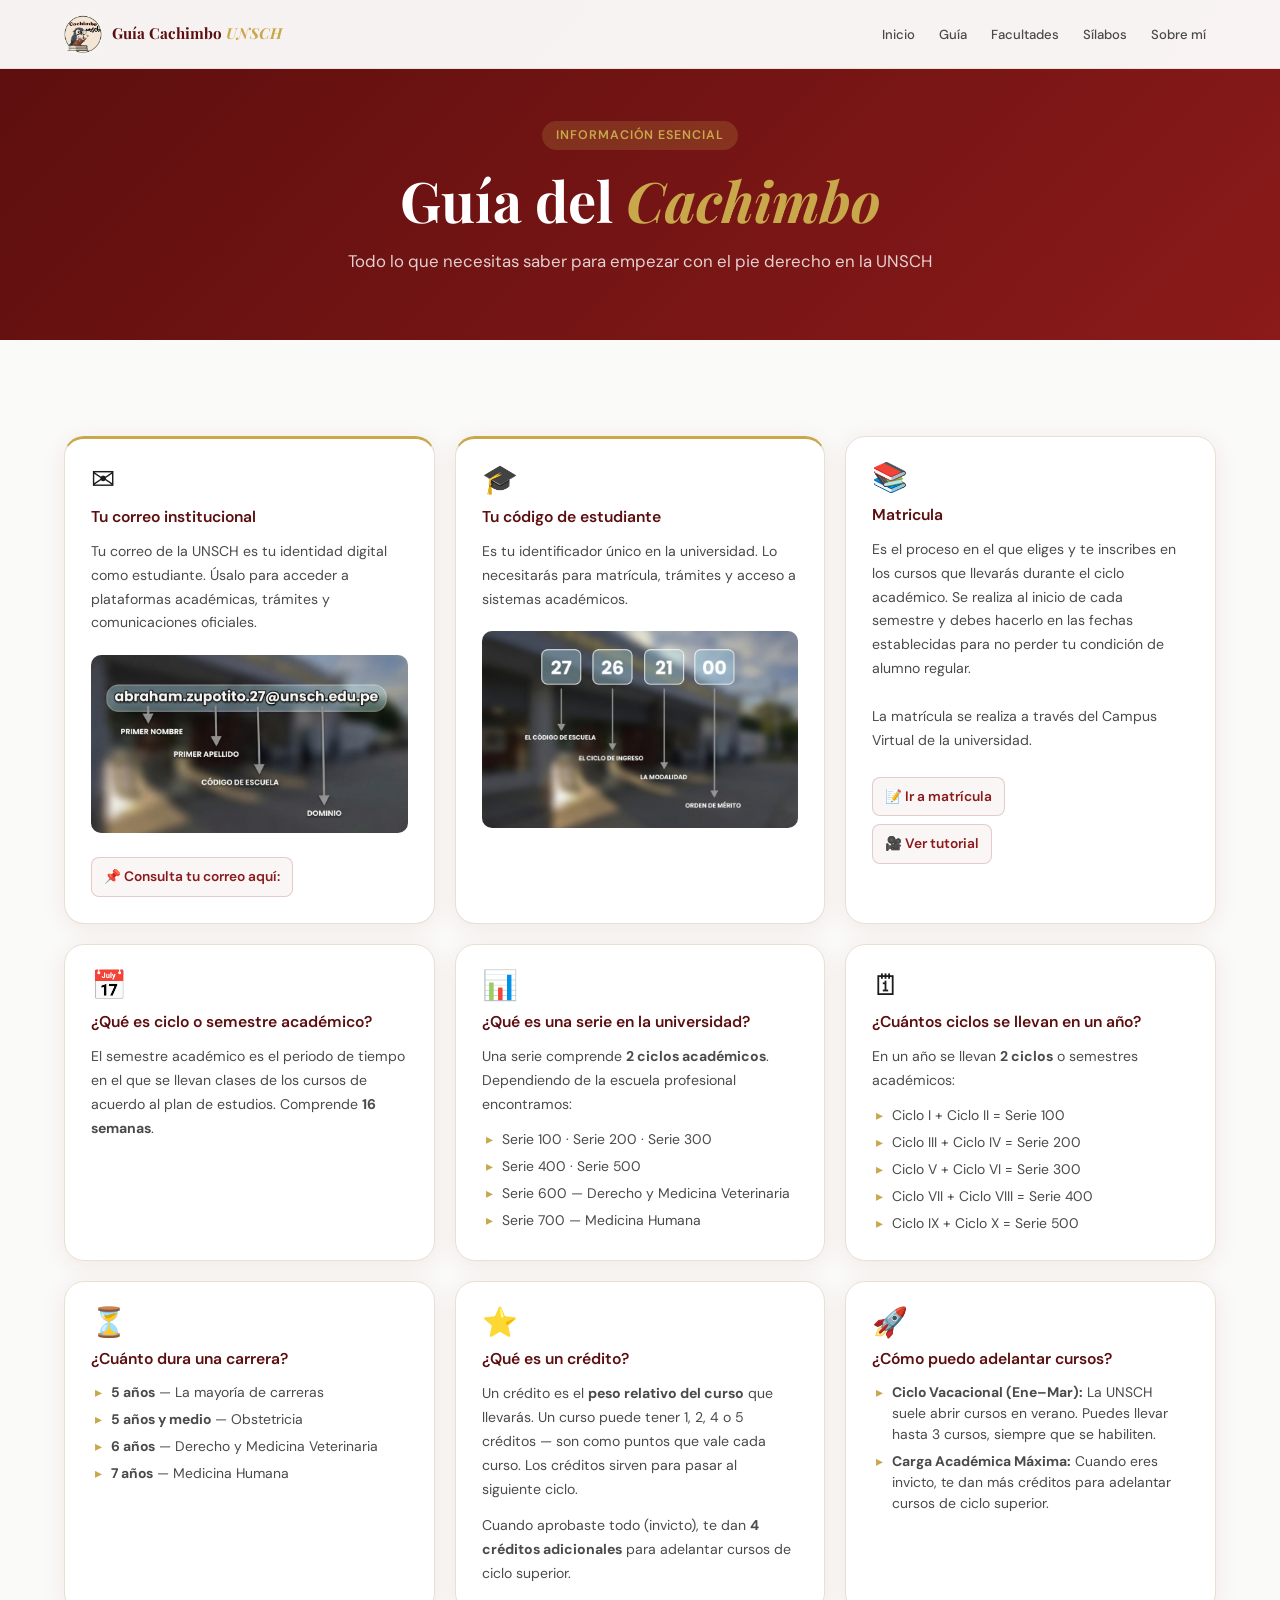
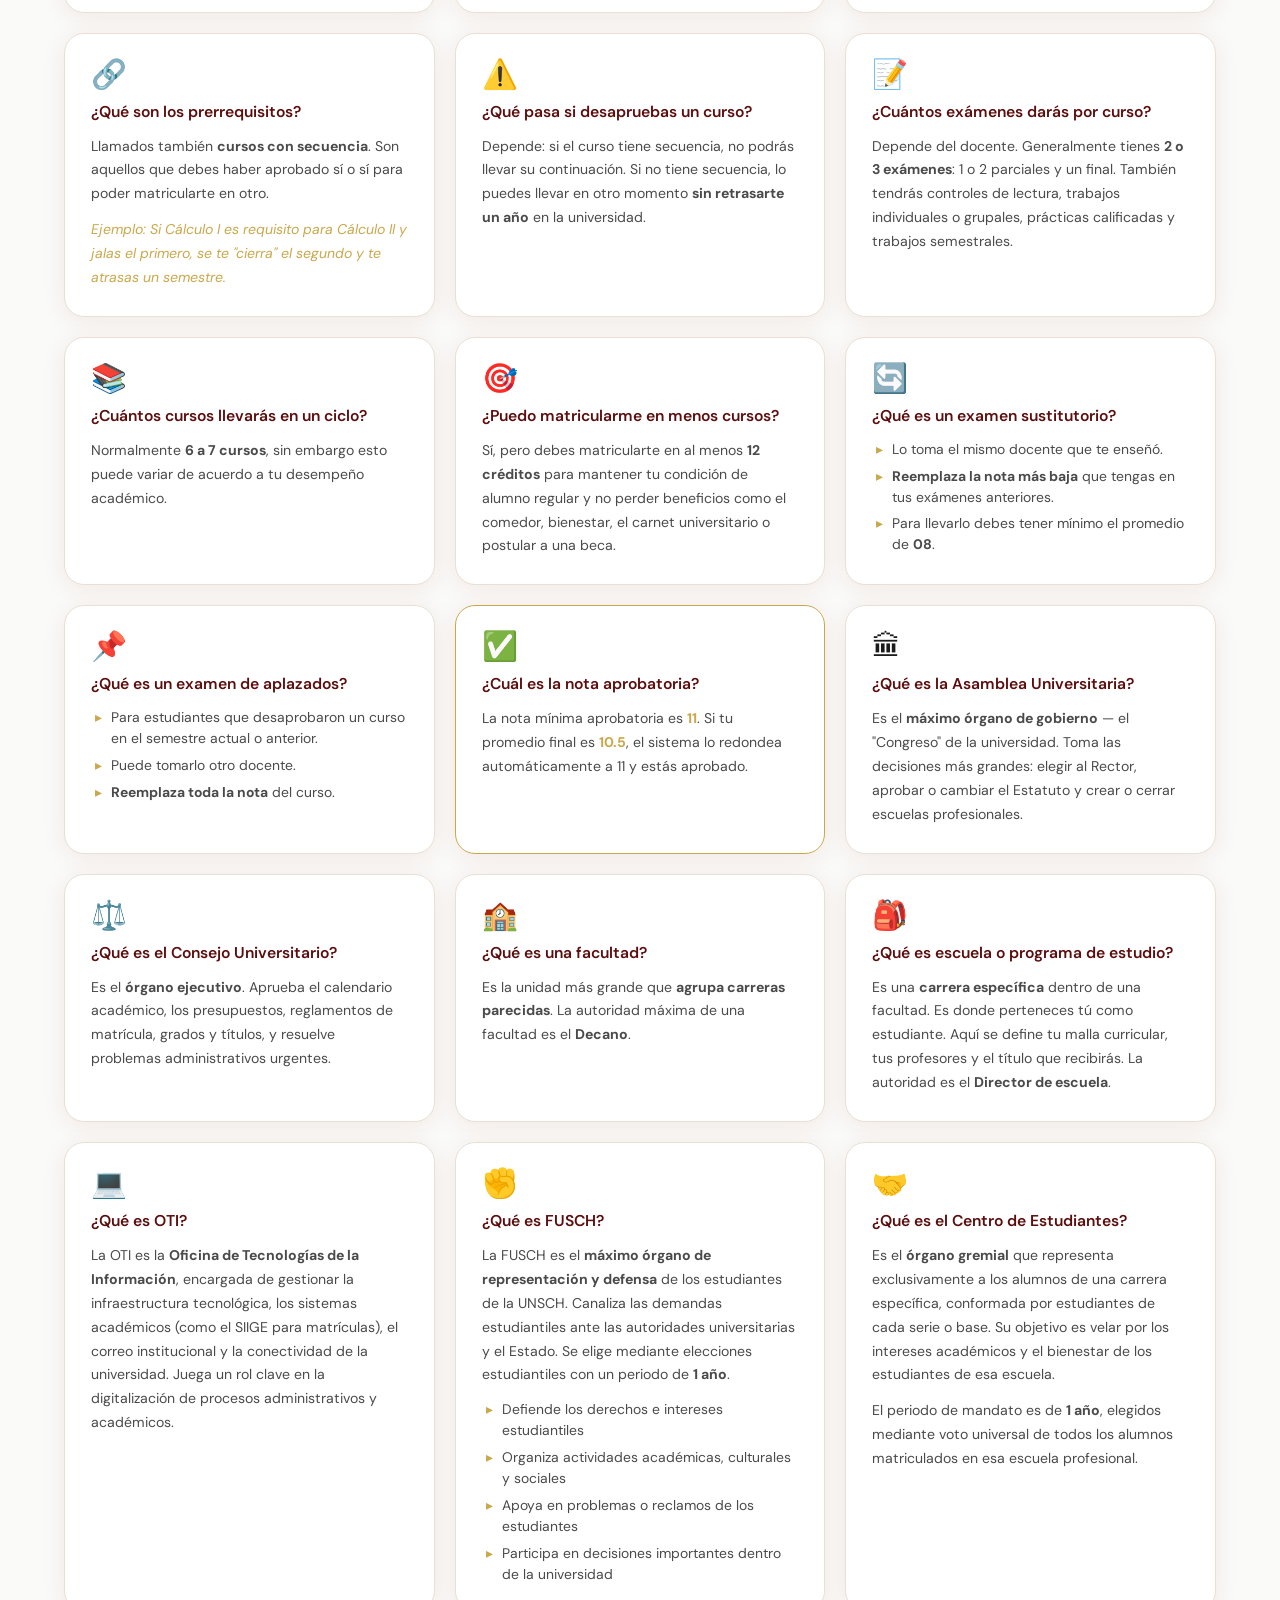
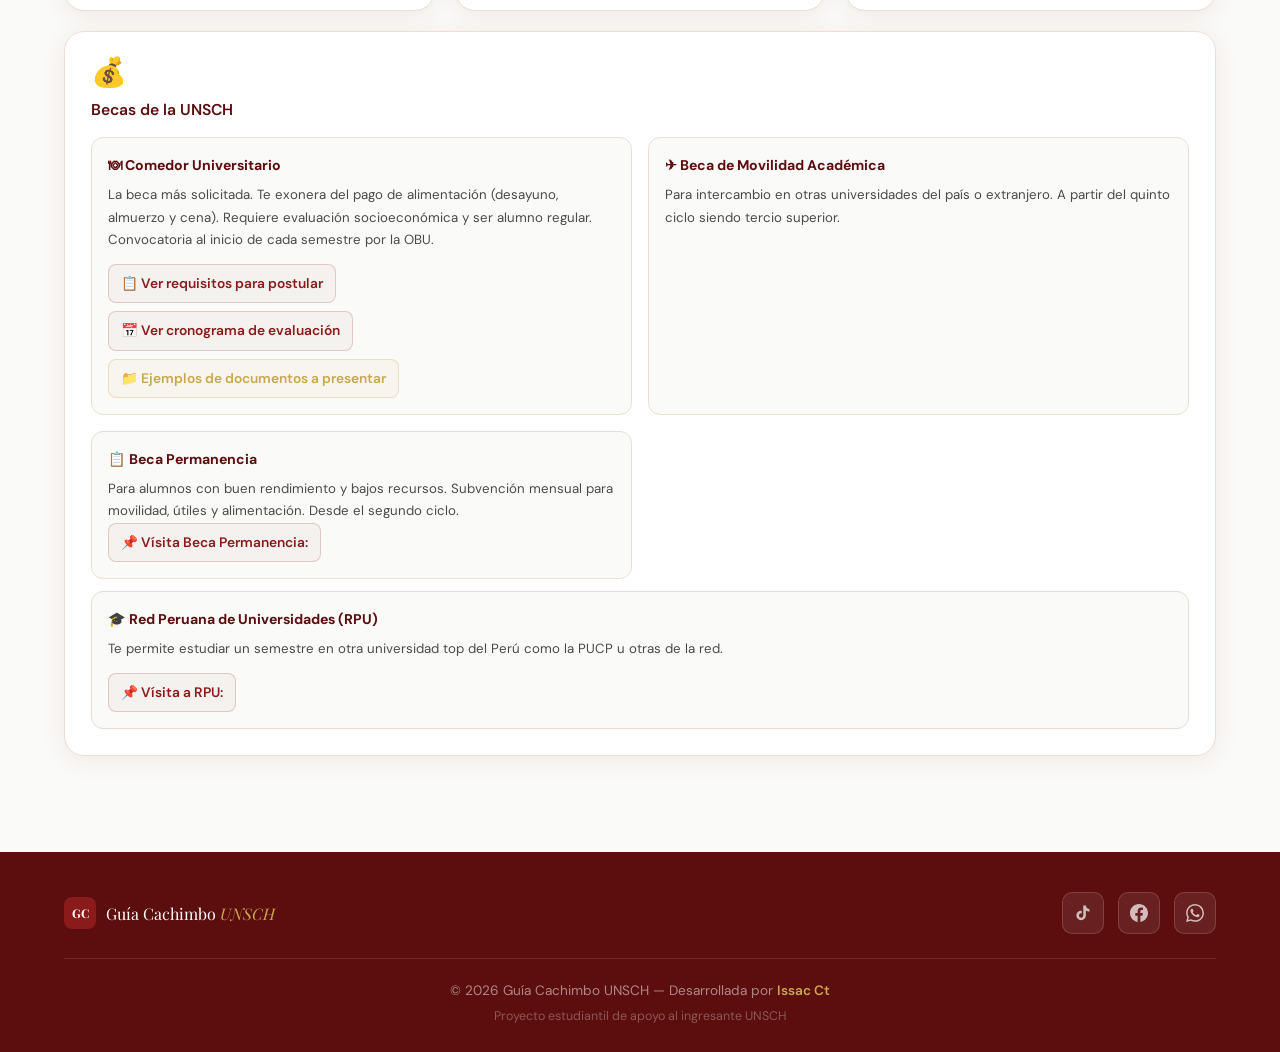
<file: guia.html>
<!DOCTYPE html>
<html lang="es">
<head>
  <meta charset="UTF-8">
  <meta name="viewport" content="width=device-width, initial-scale=1.0">
  <title>Guía del Cachimbo — UNSCH</title>

   <link rel="apple-touch-icon" sizes="180x180" href="favicon/apple-touch-icon.png">
  <link rel="icon" type="image/png" sizes="32x32" href="favicon/favicon-32x32.png">
  <link rel="icon" type="image/png" sizes="16x16" href="favicon/favicon-16x16.png">
  <link rel="manifest" href="favicon/site.webmanifest">

  <link rel="preconnect" href="https://fonts.googleapis.com">
  <link rel="preconnect" href="https://fonts.gstatic.com" crossorigin>
  <link href="https://fonts.googleapis.com/css2?family=Playfair+Display:wght@700;900&family=DM+Sans:wght@300;400;500;600&display=swap" rel="stylesheet">
  <link rel="stylesheet" href="styles.css">
</head>
<body>

  <!-- NAVBAR -->
  <nav id="navbar">
    <div class="nav-container">
      <a href="index.html" class="nav-logo">
        <img src="imagenes/logo.png" alt="Logo" style="height:38px;width:auto;border-radius:8px;">
        <span>Guía Cachimbo <em>UNSCH</em></span>
      </a>
      <ul class="nav-links" id="nav-links">
        <li><a href="index.html" class="nav-link">Inicio</a></li>
        <li><a href="guia.html" class="nav-link activo">Guía</a></li>
        <li><a href="facultades.html" class="nav-link">Facultades</a></li>
        <li><a href="silabos.html" class="nav-link">Sílabos</a></li>
        <li><a href="sobre-mi.html" class="nav-link">Sobre mí</a></li>
      </ul>
      <button class="menu-btn" id="menu-btn" aria-label="Abrir menú">
        <span></span><span></span><span></span>
      </button>
    </div>
  </nav>

  <!-- HERO -->
  <section class="pagina-hero">
    <div class="pagina-hero-content">
      <span class="seccion-tag">Información esencial</span>
      <h1>Guía del <em>Cachimbo</em></h1>
      <p>Todo lo que necesitas saber para empezar con el pie derecho en la UNSCH</p>
    </div>
  </section>

  <!-- TARJETAS -->
  <section class="seccion guia-seccion">
    <div class="container">
      <div class="guia-cards-grid">

        <!-- Correo institucional -->
        <div class="gcard gcard--especial">
          <div class="gcard-icono">✉</div>
          <h3>Tu correo institucional</h3>
          <p>Tu correo de la UNSCH es tu identidad digital como estudiante. Úsalo para acceder a plataformas académicas, trámites y comunicaciones oficiales.</p>
          <img src="imagenes/correo.png" alt="Correo institucional" style="width:100%;border-radius:10px;margin-top:8px;">
          <div class="beca-links">
                <a href="https://consulta-correo.unsch.edu.pe/consulta" target="_blank" class="beca-link">📌 Consulta tu correo aquí:</a>
              </div>
        </div>

        <!-- Código de estudiante -->
        <div class="gcard gcard--especial">
          <div class="gcard-icono">🎓</div>
          <h3>Tu código de estudiante</h3>
          <p>Es tu identificador único en la universidad. Lo necesitarás para matrícula, trámites y acceso a sistemas académicos.</p>
          <img src="imagenes/codigo.png" alt="Código de estudiante" style="width:100%;border-radius:10px;margin-top:8px;">
        </div>

         <!-- Matricula -->
        <div class="gcard">
          <div class="gcard-icono">📚</div>
          <h3>Matricula</h3>
          <p>Es el proceso en el que eliges y te inscribes en los cursos que llevarás durante el ciclo académico.
          Se realiza al inicio de cada semestre y debes hacerlo en las fechas establecidas para no perder tu condición de alumno regular.
          <br><br>
          La matrícula se realiza a través del Campus Virtual de la universidad.
          <div class="beca-links">
                <a href="https://campus.unsch.edu.pe/" target="_blank" class="beca-link">📝 Ir a matrícula</a>
                <a href="https://www.tiktok.com/@issac_ct/video/7616183478438137106" target="_blank" class="beca-link">🎥 Ver tutorial</a>
              </div>
        </div>

        <!-- Ciclo -->
        <div class="gcard">
          <div class="gcard-icono">📅</div>
          <h3>¿Qué es ciclo o semestre académico?</h3>
          <p>El semestre académico es el periodo de tiempo en el que se llevan clases de los cursos de acuerdo al plan de estudios. Comprende <strong>16 semanas</strong>.</p>
        </div>

        <!-- Serie -->
        <div class="gcard">
          <div class="gcard-icono">📊</div>
          <h3>¿Qué es una serie en la universidad?</h3>
          <p>Una serie comprende <strong>2 ciclos académicos</strong>. Dependiendo de la escuela profesional encontramos:</p>
          <ul>
            <li>Serie 100 · Serie 200 · Serie 300</li>
            <li>Serie 400 · Serie 500</li>
            <li>Serie 600 — Derecho y Medicina Veterinaria</li>
            <li>Serie 700 — Medicina Humana</li>
          </ul>
        </div>

        <!-- Ciclos por año -->
        <div class="gcard">
          <div class="gcard-icono">🗓</div>
          <h3>¿Cuántos ciclos se llevan en un año?</h3>
          <p>En un año se llevan <strong>2 ciclos</strong> o semestres académicos:</p>
          <ul>
            <li>Ciclo I + Ciclo II = Serie 100</li>
            <li>Ciclo III + Ciclo IV = Serie 200</li>
            <li>Ciclo V + Ciclo VI = Serie 300</li>
            <li>Ciclo VII + Ciclo VIII = Serie 400</li>
            <li>Ciclo IX + Ciclo X = Serie 500</li>
          </ul>
        </div>

        <!-- Duración carrera -->
        <div class="gcard">
          <div class="gcard-icono">⏳</div>
          <h3>¿Cuánto dura una carrera?</h3>
          <ul>
            <li><strong>5 años</strong> — La mayoría de carreras</li>
            <li><strong>5 años y medio</strong> — Obstetricia</li>
            <li><strong>6 años</strong> — Derecho y Medicina Veterinaria</li>
            <li><strong>7 años</strong> — Medicina Humana</li>
          </ul>
        </div>

        <!-- Crédito -->
        <div class="gcard">
          <div class="gcard-icono">⭐</div>
          <h3>¿Qué es un crédito?</h3>
          <p>Un crédito es el <strong>peso relativo del curso</strong> que llevarás. Un curso puede tener 1, 2, 4 o 5 créditos — son como puntos que vale cada curso. Los créditos sirven para pasar al siguiente ciclo.</p>
          <p>Cuando aprobaste todo (invicto), te dan <strong>4 créditos adicionales</strong> para adelantar cursos de ciclo superior.</p>
        </div>

        <!-- Adelantar cursos -->
        <div class="gcard">
          <div class="gcard-icono">🚀</div>
          <h3>¿Cómo puedo adelantar cursos?</h3>
          <ul>
            <li><strong>Ciclo Vacacional (Ene–Mar):</strong> La UNSCH suele abrir cursos en verano. Puedes llevar hasta 3 cursos, siempre que se habiliten.</li>
            <li><strong>Carga Académica Máxima:</strong> Cuando eres invicto, te dan más créditos para adelantar cursos de ciclo superior.</li>
          </ul>
        </div>

        <!-- Prerrequisitos -->
        <div class="gcard">
          <div class="gcard-icono">🔗</div>
          <h3>¿Qué son los prerrequisitos?</h3>
          <p>Llamados también <strong>cursos con secuencia</strong>. Son aquellos que debes haber aprobado sí o sí para poder matricularte en otro.</p>
          <p><em>Ejemplo: Si Cálculo I es requisito para Cálculo II y jalas el primero, se te "cierra" el segundo y te atrasas un semestre.</em></p>
        </div>

        <!-- Desapruebas -->
        <div class="gcard">
          <div class="gcard-icono">⚠️</div>
          <h3>¿Qué pasa si desapruebas un curso?</h3>
          <p>Depende: si el curso tiene secuencia, no podrás llevar su continuación. Si no tiene secuencia, lo puedes llevar en otro momento <strong>sin retrasarte un año</strong> en la universidad.</p>
        </div>

        <!-- Exámenes por curso -->
        <div class="gcard">
          <div class="gcard-icono">📝</div>
          <h3>¿Cuántos exámenes darás por curso?</h3>
          <p>Depende del docente. Generalmente tienes <strong>2 o 3 exámenes</strong>: 1 o 2 parciales y un final. También tendrás controles de lectura, trabajos individuales o grupales, prácticas calificadas y trabajos semestrales.</p>
        </div>

        <!-- Cursos por ciclo -->
        <div class="gcard">
          <div class="gcard-icono">📚</div>
          <h3>¿Cuántos cursos llevarás en un ciclo?</h3>
          <p>Normalmente <strong>6 a 7 cursos</strong>, sin embargo esto puede variar de acuerdo a tu desempeño académico.</p>
        </div>

        <!-- Menos cursos -->
        <div class="gcard">
          <div class="gcard-icono">🎯</div>
          <h3>¿Puedo matricularme en menos cursos?</h3>
          <p>Sí, pero debes matricularte en al menos <strong>12 créditos</strong> para mantener tu condición de alumno regular y no perder beneficios como el comedor, bienestar, el carnet universitario o postular a una beca.</p>
        </div>

        <!-- Sustitutorio -->
        <div class="gcard">
          <div class="gcard-icono">🔄</div>
          <h3>¿Qué es un examen sustitutorio?</h3>
          <ul>
            <li>Lo toma el mismo docente que te enseñó.</li>
            <li><strong>Reemplaza la nota más baja</strong> que tengas en tus exámenes anteriores.</li>
            <li>Para llevarlo debes tener mínimo el promedio de <strong>08</strong>.</li>
          </ul>
        </div>

        <!-- Aplazados -->
        <div class="gcard">
          <div class="gcard-icono">📌</div>
          <h3>¿Qué es un examen de aplazados?</h3>
          <ul>
            <li>Para estudiantes que desaprobaron un curso en el semestre actual o anterior.</li>
            <li>Puede tomarlo otro docente.</li>
            <li><strong>Reemplaza toda la nota</strong> del curso.</li>
          </ul>
        </div>

        <!-- Nota aprobatoria -->
        <div class="gcard gcard--destacado">
          <div class="gcard-icono">✅</div>
          <h3>¿Cuál es la nota aprobatoria?</h3>
          <p>La nota mínima aprobatoria es <strong>11</strong>. Si tu promedio final es <strong>10.5</strong>, el sistema lo redondea automáticamente a 11 y estás aprobado.</p>
        </div>

        <!-- Asamblea Universitaria -->
        <div class="gcard">
          <div class="gcard-icono">🏛</div>
          <h3>¿Qué es la Asamblea Universitaria?</h3>
          <p>Es el <strong>máximo órgano de gobierno</strong> — el "Congreso" de la universidad. Toma las decisiones más grandes: elegir al Rector, aprobar o cambiar el Estatuto y crear o cerrar escuelas profesionales.</p>
        </div>

        <!-- Consejo Universitario -->
        <div class="gcard">
          <div class="gcard-icono">⚖️</div>
          <h3>¿Qué es el Consejo Universitario?</h3>
          <p>Es el <strong>órgano ejecutivo</strong>. Aprueba el calendario académico, los presupuestos, reglamentos de matrícula, grados y títulos, y resuelve problemas administrativos urgentes.</p>
        </div>

        <!-- Facultad -->
        <div class="gcard">
          <div class="gcard-icono">🏫</div>
          <h3>¿Qué es una facultad?</h3>
          <p>Es la unidad más grande que <strong>agrupa carreras parecidas</strong>. La autoridad máxima de una facultad es el <strong>Decano</strong>.</p>
        </div>

        <!-- Escuela -->
        <div class="gcard">
          <div class="gcard-icono">🎒</div>
          <h3>¿Qué es escuela o programa de estudio?</h3>
          <p>Es una <strong>carrera específica</strong> dentro de una facultad. Es donde perteneces tú como estudiante. Aquí se define tu malla curricular, tus profesores y el título que recibirás. La autoridad es el <strong>Director de escuela</strong>.</p>
        </div>

        <!-- OTI -->
        <div class="gcard">
          <div class="gcard-icono">💻</div>
          <h3>¿Qué es OTI?</h3>
          <p>La OTI es la <strong>Oficina de Tecnologías de la Información</strong>, encargada de gestionar la infraestructura tecnológica, los sistemas académicos (como el SIIGE para matrículas), el correo institucional y la conectividad de la universidad. Juega un rol clave en la digitalización de procesos administrativos y académicos.</p>
        </div>

        <!-- FUSCH -->
        <div class="gcard">
          <div class="gcard-icono">✊</div>
          <h3>¿Qué es FUSCH?</h3>
          <p>La FUSCH es el <strong>máximo órgano de representación y defensa</strong> de los estudiantes de la UNSCH. Canaliza las demandas estudiantiles ante las autoridades universitarias y el Estado. Se elige mediante elecciones estudiantiles con un periodo de <strong>1 año</strong>.</p>
          <ul>
            <li>Defiende los derechos e intereses estudiantiles</li>
            <li>Organiza actividades académicas, culturales y sociales</li>
            <li>Apoya en problemas o reclamos de los estudiantes</li>
            <li>Participa en decisiones importantes dentro de la universidad</li>
          </ul>
        </div>

        <!-- Centro de Estudiantes -->
        <div class="gcard">
          <div class="gcard-icono">🤝</div>
          <h3>¿Qué es el Centro de Estudiantes?</h3>
          <p>Es el <strong>órgano gremial</strong> que representa exclusivamente a los alumnos de una carrera específica, conformada por estudiantes de cada serie o base. Su objetivo es velar por los intereses académicos y el bienestar de los estudiantes de esa escuela.</p>
          <p>El periodo de mandato es de <strong>1 año</strong>, elegidos mediante voto universal de todos los alumnos matriculados en esa escuela profesional.</p>
        </div>

        <!-- Becas -->
        <div class="gcard gcard--full">
          <div class="gcard-icono">💰</div>
          <h3>Becas de la UNSCH</h3>
          <div class="becas-grid">

            <div class="beca-item">
              <strong>🍽 Comedor Universitario</strong>
              <p>La beca más solicitada. Te exonera del pago de alimentación (desayuno, almuerzo y cena). Requiere evaluación socioeconómica y ser alumno regular. Convocatoria al inicio de cada semestre por la OBU.</p>
              <div class="beca-links">
                <a href="https://drive.google.com/file/d/1-T2pllcJ31TYhkqjsKEeTzIIT8gbgI2V/preview" target="_blank" class="beca-link">📋 Ver requisitos para postular</a>
                <a href="https://drive.google.com/file/d/1N6OqQRkD3eGw2qf8jkcX3zO3zG9NNETz/preview" target="_blank" class="beca-link">📅 Ver cronograma de evaluación</a>
                <a href="https://drive.google.com/drive/folders/19ZrD4Ru11n8zkhsRSm531w-pDz7IrrQB?usp=sharing" target="_blank" class="beca-link beca-link--drive">📁 Ejemplos de documentos a presentar</a>
              </div>
            </div>

            <div class="beca-item">
              <strong>✈ Beca de Movilidad Académica</strong>
              <p>Para intercambio en otras universidades del país o extranjero. A partir del quinto ciclo siendo tercio superior.</p>
            </div>

            <div class="beca-item">
              <strong>📋 Beca Permanencia</strong>
              <p>Para alumnos con buen rendimiento y bajos recursos. Subvención mensual para movilidad, útiles y alimentación. Desde el segundo ciclo.</p>
              <a href="https://www.pronabec.gob.pe/beca-permanencia/" target="_blank" class="beca-link">📌 Vísita Beca Permanencia:</a>
              </div>
            </div>

            <div class="beca-item">
              <strong>🎓 Red Peruana de Universidades (RPU)</strong>
              <p>Te permite estudiar un semestre en otra universidad top del Perú como la PUCP u otras de la red.</p>
              <div class="beca-links">
                <a href="https://rpu.edu.pe/" target="_blank" class="beca-link">📌 Vísita a RPU:</a>
              </div>
            </div>

          </div>
        </div>

      </div>
    </div>
  </section>

  <!-- FOOTER -->
  <footer id="footer">
    <div class="container">
      <div class="footer-top">
        <div class="footer-brand">
          <div class="logo-placeholder logo-placeholder--sm">GC</div>
          <span>Guía Cachimbo <em>UNSCH</em></span>
        </div>
        <div class="footer-redes">
          <a href="https://www.tiktok.com/@issac_ct" target="_blank" class="red-social" title="TikTok">
            <svg viewBox="0 0 24 24" fill="currentColor"><path d="M19.59 6.69a4.83 4.83 0 01-3.77-4.25V2h-3.45v13.67a2.89 2.89 0 01-2.88 2.5 2.89 2.89 0 01-2.89-2.89 2.89 2.89 0 012.89-2.89c.28 0 .54.04.79.1V9.01a6.33 6.33 0 00-.79-.05 6.34 6.34 0 00-6.34 6.34 6.34 6.34 0 006.34 6.34 6.34 6.34 0 006.33-6.34V8.69a8.17 8.17 0 004.78 1.52V6.76a4.84 4.84 0 01-1-.07z"/></svg>
          </a>
          <a href="https://www.facebook.com/share/187raXF2q7/" target="_blank" class="red-social" title="Facebook">
            <svg viewBox="0 0 24 24" fill="currentColor"><path d="M24 12.073c0-6.627-5.373-12-12-12s-12 5.373-12 12c0 5.99 4.388 10.954 10.125 11.854v-8.385H7.078v-3.47h3.047V9.43c0-3.007 1.792-4.669 4.533-4.669 1.312 0 2.686.235 2.686.235v2.953H15.83c-1.491 0-1.956.925-1.956 1.874v2.25h3.328l-.532 3.47h-2.796v8.385C19.612 23.027 24 18.062 24 12.073z"/></svg>
          </a>
          <a href="https://wa.me/51934987563" target="_blank" class="red-social" title="WhatsApp">
            <svg viewBox="0 0 24 24" fill="currentColor"><path d="M17.472 14.382c-.297-.149-1.758-.867-2.03-.967-.273-.099-.471-.148-.67.15-.197.297-.767.966-.94 1.164-.173.199-.347.223-.644.075-.297-.15-1.255-.463-2.39-1.475-.883-.788-1.48-1.761-1.653-2.059-.173-.297-.018-.458.13-.606.134-.133.298-.347.446-.52.149-.174.198-.298.298-.497.099-.198.05-.371-.025-.52-.075-.149-.669-1.612-.916-2.207-.242-.579-.487-.5-.669-.51-.173-.008-.371-.01-.57-.01-.198 0-.52.074-.792.372-.272.297-1.04 1.016-1.04 2.479 0 1.462 1.065 2.875 1.213 3.074.149.198 2.096 3.2 5.077 4.487.709.306 1.262.489 1.694.625.712.227 1.36.195 1.871.118.571-.085 1.758-.719 2.006-1.413.248-.694.248-1.289.173-1.413-.074-.124-.272-.198-.57-.347m-5.421 7.403h-.004a9.87 9.87 0 01-5.031-1.378l-.361-.214-3.741.982.998-3.648-.235-.374a9.86 9.86 0 01-1.51-5.26c.001-5.45 4.436-9.884 9.888-9.884 2.64 0 5.122 1.03 6.988 2.898a9.825 9.825 0 012.893 6.994c-.003 5.45-4.437 9.884-9.885 9.884m8.413-18.297A11.815 11.815 0 0012.05 0C5.495 0 .16 5.335.157 11.892c0 2.096.547 4.142 1.588 5.945L.057 24l6.305-1.654a11.882 11.882 0 005.683 1.448h.005c6.554 0 11.89-5.335 11.893-11.893a11.821 11.821 0 00-3.48-8.413z"/></svg>
          </a>
        </div>
      </div>
      <div class="footer-bottom">
        <p>© 2026 Guía Cachimbo UNSCH — Desarrollada por <a href="https://www.linkedin.com/in/isaac-chuchon-tucno-9464973a5/" target="_blank">Issac Ct</a></p>
        <p class="footer-disclaimer">Proyecto estudiantil de apoyo al ingresante UNSCH</p>
      </div>
    </div>
  </footer>

  <script src="script.js"></script>
</body>
</html>
</file>
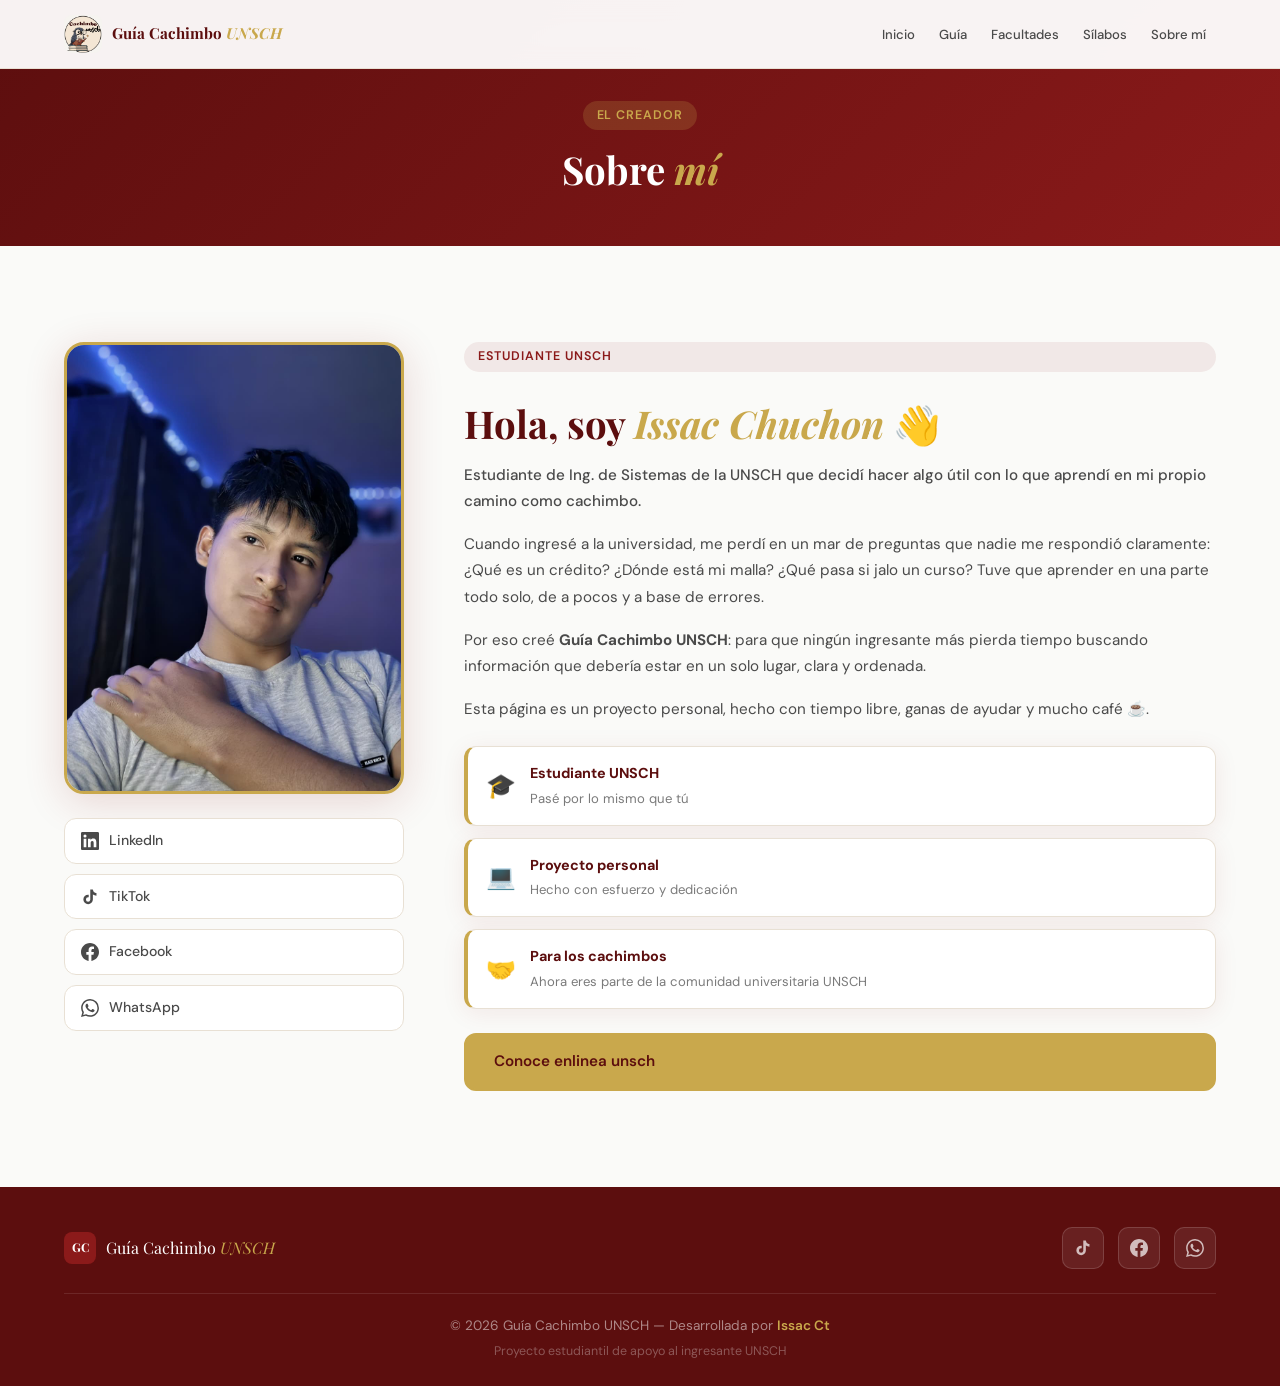
<file: sobre-mi.html>
<!DOCTYPE html>
<html lang="es">
<head>
  <meta charset="UTF-8">
  <meta name="viewport" content="width=device-width, initial-scale=1.0">
  <title>Sobre mí — Guía Cachimbo UNSCH</title>

  <link rel="apple-touch-icon" sizes="180x180" href="favicon/apple-touch-icon.png">
  <link rel="icon" type="image/png" sizes="32x32" href="favicon/favicon-32x32.png">
  <link rel="icon" type="image/png" sizes="16x16" href="favicon/favicon-16x16.png">
  <link rel="manifest" href="favicon/site.webmanifest">

  <link rel="preconnect" href="https://fonts.googleapis.com">
  <link rel="preconnect" href="https://fonts.gstatic.com" crossorigin>
  <link href="https://fonts.googleapis.com/css2?family=Playfair+Display:wght@700;900&family=DM+Sans:wght@300;400;500;600&display=swap" rel="stylesheet">
  <link rel="stylesheet" href="styles.css">
</head>
<body>

  <!-- NAVBAR -->
  <nav id="navbar">
    <div class="nav-container">
      <a href="index.html" class="nav-logo">
        <img src="imagenes/logo.png" alt="Logo" style="height:38px;width:auto;border-radius:8px;">
        <span>Guía Cachimbo <em>UNSCH</em></span>
      </a>
      <ul class="nav-links" id="nav-links">
        <li><a href="index.html" class="nav-link">Inicio</a></li>
        <li><a href="guia.html" class="nav-link">Guía</a></li>
        <li><a href="facultades.html" class="nav-link">Facultades</a></li>
        <li><a href="silabos.html" class="nav-link">Sílabos</a></li>
        <li><a href="sobre-mi.html" class="nav-link activo">Sobre mí</a></li>
      </ul>
      <button class="menu-btn" id="menu-btn" aria-label="Abrir menú">
        <span></span><span></span><span></span>
      </button>
    </div>
  </nav>

  <!-- HERO MEDIANO -->
  <section class="pagina-hero pagina-hero--md">
    <div class="pagina-hero-content">
      <span class="seccion-tag">El creador</span>
      <h1>Sobre <em>mí</em></h1>
    </div>
  </section>

  <!-- SOBRE MÍ -->
  <section class="seccion">
    <div class="container">
      <div class="sm-wrapper">

        <!-- FOTO -->
        <div class="sm-foto-col">
          <div class="sm-foto-wrap">
            <img src="imagenes/foto.jpg" alt="Issac Ct">
          </div>
          <!-- Redes sociales debajo de la foto -->
          <div class="sm-redes">
            <a href="https://www.linkedin.com/in/isaac-chuchon-tucno-9464973a5/" target="_blank" class="sm-red">
              <svg viewBox="0 0 24 24" fill="currentColor"><path d="M20.447 20.452h-3.554v-5.569c0-1.328-.027-3.037-1.852-3.037-1.853 0-2.136 1.445-2.136 2.939v5.667H9.351V9h3.414v1.561h.046c.477-.9 1.637-1.85 3.37-1.85 3.601 0 4.267 2.37 4.267 5.455v6.286zM5.337 7.433a2.062 2.062 0 01-2.063-2.065 2.064 2.064 0 112.063 2.065zm1.782 13.019H3.555V9h3.564v11.452zM22.225 0H1.771C.792 0 0 .774 0 1.729v20.542C0 23.227.792 24 1.771 24h20.451C23.2 24 24 23.227 24 22.271V1.729C24 .774 23.2 0 22.222 0h.003z"/></svg>
              LinkedIn
            </a>
            <a href="https://www.tiktok.com/@issac_ct" target="_blank" class="sm-red">
              <svg viewBox="0 0 24 24" fill="currentColor"><path d="M19.59 6.69a4.83 4.83 0 01-3.77-4.25V2h-3.45v13.67a2.89 2.89 0 01-2.88 2.5 2.89 2.89 0 01-2.89-2.89 2.89 2.89 0 012.89-2.89c.28 0 .54.04.79.1V9.01a6.33 6.33 0 00-.79-.05 6.34 6.34 0 00-6.34 6.34 6.34 6.34 0 006.34 6.34 6.34 6.34 0 006.33-6.34V8.69a8.17 8.17 0 004.78 1.52V6.76a4.84 4.84 0 01-1-.07z"/></svg>
              TikTok
            </a>
            <a href="https://www.facebook.com/share/187raXF2q7/" target="_blank" class="sm-red">
              <svg viewBox="0 0 24 24" fill="currentColor"><path d="M24 12.073c0-6.627-5.373-12-12-12s-12 5.373-12 12c0 5.99 4.388 10.954 10.125 11.854v-8.385H7.078v-3.47h3.047V9.43c0-3.007 1.792-4.669 4.533-4.669 1.312 0 2.686.235 2.686.235v2.953H15.83c-1.491 0-1.956.925-1.956 1.874v2.25h3.328l-.532 3.47h-2.796v8.385C19.612 23.027 24 18.062 24 12.073z"/></svg>
              Facebook
            </a>
            <a href="https://wa.me/51934987563" target="_blank" class="sm-red">
              <svg viewBox="0 0 24 24" fill="currentColor"><path d="M17.472 14.382c-.297-.149-1.758-.867-2.03-.967-.273-.099-.471-.148-.67.15-.197.297-.767.966-.94 1.164-.173.199-.347.223-.644.075-.297-.15-1.255-.463-2.39-1.475-.883-.788-1.48-1.761-1.653-2.059-.173-.297-.018-.458.13-.606.134-.133.298-.347.446-.52.149-.174.198-.298.298-.497.099-.198.05-.371-.025-.52-.075-.149-.669-1.612-.916-2.207-.242-.579-.487-.5-.669-.51-.173-.008-.371-.01-.57-.01-.198 0-.52.074-.792.372-.272.297-1.04 1.016-1.04 2.479 0 1.462 1.065 2.875 1.213 3.074.149.198 2.096 3.2 5.077 4.487.709.306 1.262.489 1.694.625.712.227 1.36.195 1.871.118.571-.085 1.758-.719 2.006-1.413.248-.694.248-1.289.173-1.413-.074-.124-.272-.198-.57-.347m-5.421 7.403h-.004a9.87 9.87 0 01-5.031-1.378l-.361-.214-3.741.982.998-3.648-.235-.374a9.86 9.86 0 01-1.51-5.26c.001-5.45 4.436-9.884 9.888-9.884 2.64 0 5.122 1.03 6.988 2.898a9.825 9.825 0 012.893 6.994c-.003 5.45-4.437 9.884-9.885 9.884m8.413-18.297A11.815 11.815 0 0012.05 0C5.495 0 .16 5.335.157 11.892c0 2.096.547 4.142 1.588 5.945L.057 24l6.305-1.654a11.882 11.882 0 005.683 1.448h.005c6.554 0 11.89-5.335 11.893-11.893a11.821 11.821 0 00-3.48-8.413z"/></svg>
              WhatsApp
            </a>
          </div>
        </div>

        <!-- TEXTO -->
        <div class="sm-texto-col">
          <span class="seccion-tag">Estudiante UNSCH</span>
          <h2>Hola, soy <em>Issac Chuchon</em> 👋</h2>
          <p class="sm-lead">Estudiante de Ing. de Sistemas de la UNSCH que decidí hacer algo útil con lo que aprendí en mi propio camino como cachimbo.</p>
          <p>Cuando ingresé a la universidad, me perdí en un mar de preguntas que nadie me respondió claramente: ¿Qué es un crédito? ¿Dónde está mi malla? ¿Qué pasa si jalo un curso? Tuve que aprender en una parte todo solo, de a pocos y a base de errores.</p>
          <p>Por eso creé <strong>Guía Cachimbo UNSCH</strong>: para que ningún ingresante más pierda tiempo buscando información que debería estar en un solo lugar, clara y ordenada.</p>
          <p>Esta página es un proyecto personal, hecho con tiempo libre, ganas de ayudar y mucho café ☕.</p>

          <!-- Tarjetas de datos -->
          <div class="sm-cards">
            <div class="sm-card">
              <span class="sm-card-icono">🎓</span>
              <div>
                <strong>Estudiante UNSCH</strong>
                <p>Pasé por lo mismo que tú</p>
              </div>
            </div>
            <div class="sm-card">
              <span class="sm-card-icono">💻</span>
              <div>
                <strong>Proyecto personal</strong>
                <p>Hecho con esfuerzo y dedicación</p>
              </div>
            </div>
            <div class="sm-card">
              <span class="sm-card-icono">🤝</span>
              <div>
                <strong>Para los cachimbos</strong>
                <p>Ahora eres parte de la comunidad universitaria UNSCH</p>
              </div>
            </div>
          </div>

          <a href="https://enlinea.unsch.edu.pe/" target="_blank" class="btn btn-primary">Conoce enlinea unsch</a>
        </div>

      </div>
    </div>
  </section>

  <!-- FOOTER -->
  <footer id="footer">
    <div class="container">
      <div class="footer-top">
        <div class="footer-brand">
          <div class="logo-placeholder logo-placeholder--sm">GC</div>
          <span>Guía Cachimbo <em>UNSCH</em></span>
        </div>
        <div class="footer-redes">
          <a href="https://www.tiktok.com/@issac_ct" target="_blank" class="red-social" title="TikTok">
            <svg viewBox="0 0 24 24" fill="currentColor"><path d="M19.59 6.69a4.83 4.83 0 01-3.77-4.25V2h-3.45v13.67a2.89 2.89 0 01-2.88 2.5 2.89 2.89 0 01-2.89-2.89 2.89 2.89 0 012.89-2.89c.28 0 .54.04.79.1V9.01a6.33 6.33 0 00-.79-.05 6.34 6.34 0 00-6.34 6.34 6.34 6.34 0 006.34 6.34 6.34 6.34 0 006.33-6.34V8.69a8.17 8.17 0 004.78 1.52V6.76a4.84 4.84 0 01-1-.07z"/></svg>
          </a>
          <a href="https://www.facebook.com/share/187raXF2q7/" target="_blank" class="red-social" title="Facebook">
            <svg viewBox="0 0 24 24" fill="currentColor"><path d="M24 12.073c0-6.627-5.373-12-12-12s-12 5.373-12 12c0 5.99 4.388 10.954 10.125 11.854v-8.385H7.078v-3.47h3.047V9.43c0-3.007 1.792-4.669 4.533-4.669 1.312 0 2.686.235 2.686.235v2.953H15.83c-1.491 0-1.956.925-1.956 1.874v2.25h3.328l-.532 3.47h-2.796v8.385C19.612 23.027 24 18.062 24 12.073z"/></svg>
          </a>
          <a href="https://wa.me/51934987563" target="_blank" class="red-social" title="WhatsApp">
            <svg viewBox="0 0 24 24" fill="currentColor"><path d="M17.472 14.382c-.297-.149-1.758-.867-2.03-.967-.273-.099-.471-.148-.67.15-.197.297-.767.966-.94 1.164-.173.199-.347.223-.644.075-.297-.15-1.255-.463-2.39-1.475-.883-.788-1.48-1.761-1.653-2.059-.173-.297-.018-.458.13-.606.134-.133.298-.347.446-.52.149-.174.198-.298.298-.497.099-.198.05-.371-.025-.52-.075-.149-.669-1.612-.916-2.207-.242-.579-.487-.5-.669-.51-.173-.008-.371-.01-.57-.01-.198 0-.52.074-.792.372-.272.297-1.04 1.016-1.04 2.479 0 1.462 1.065 2.875 1.213 3.074.149.198 2.096 3.2 5.077 4.487.709.306 1.262.489 1.694.625.712.227 1.36.195 1.871.118.571-.085 1.758-.719 2.006-1.413.248-.694.248-1.289.173-1.413-.074-.124-.272-.198-.57-.347m-5.421 7.403h-.004a9.87 9.87 0 01-5.031-1.378l-.361-.214-3.741.982.998-3.648-.235-.374a9.86 9.86 0 01-1.51-5.26c.001-5.45 4.436-9.884 9.888-9.884 2.64 0 5.122 1.03 6.988 2.898a9.825 9.825 0 012.893 6.994c-.003 5.45-4.437 9.884-9.885 9.884m8.413-18.297A11.815 11.815 0 0012.05 0C5.495 0 .16 5.335.157 11.892c0 2.096.547 4.142 1.588 5.945L.057 24l6.305-1.654a11.882 11.882 0 005.683 1.448h.005c6.554 0 11.89-5.335 11.893-11.893a11.821 11.821 0 00-3.48-8.413z"/></svg>
          </a>
        </div>
      </div>
      <div class="footer-bottom">
        <p>© 2026 Guía Cachimbo UNSCH — Desarrollada por <a href="https://www.linkedin.com/in/isaac-chuchon-tucno-9464973a5/" target="_blank">Issac Ct</a></p>
        <p class="footer-disclaimer">Proyecto estudiantil de apoyo al ingresante UNSCH</p>
      </div>
    </div>
  </footer>

  <script src="script.js"></script>
</body>
</html>
</file>
<file: styles.css>
/* ══════════════════════════════════════════════════
   GUÍA CACHIMBO UNSCH — styles.css
   Colores: Rojo oscuro + Dorado + Fondo claro
   Tipografía: Playfair Display + DM Sans
══════════════════════════════════════════════════ */

/* ── VARIABLES ── */
:root {
  --rojo:       #8B1A1A;
  --rojo-oscuro:#5C0E0E;
  --rojo-claro: #B22222;
  --dorado:     #C9A84C;
  --dorado-claro:#E8C96A;
  --dorado-bg:  #FDF6E3;
  --fondo:      #FAFAF8;
  --fondo-dark: #1A0A0A;
  --texto:      #1C1C1C;
  --texto-medio:#4A4A4A;
  --texto-suave:#7A7A7A;
  --blanco:     #FFFFFF;
  --borde:      #E8E0D4;
  --sombra:     0 4px 24px rgba(139,26,26,0.08);
  --sombra-hover: 0 8px 40px rgba(139,26,26,0.16);
  --radio:      12px;
  --radio-lg:   20px;
  --transicion: all 0.3s cubic-bezier(0.4, 0, 0.2, 1);
}

/* ── RESET & BASE ── */
*, *::before, *::after { box-sizing: border-box; margin: 0; padding: 0; }

html { scroll-behavior: smooth; font-size: 16px; }

body {
  font-family: 'DM Sans', sans-serif;
  background: var(--fondo);
  color: var(--texto);
  line-height: 1.7;
  overflow-x: hidden;
}

h1, h2, h3 { font-family: 'Playfair Display', serif; line-height: 1.2; }
h4, h5, h6 { font-family: 'DM Sans', sans-serif; font-weight: 600; }

em { font-style: italic; color: var(--dorado); }

a { text-decoration: none; color: inherit; }
ul { list-style: none; }
img { max-width: 100%; display: block; }

.container {
  max-width: 1200px;
  margin: 0 auto;
  padding: 0 24px;
}

/* ── SCROLL BAR ── */
::-webkit-scrollbar { width: 6px; }
::-webkit-scrollbar-track { background: var(--fondo); }
::-webkit-scrollbar-thumb { background: var(--rojo); border-radius: 3px; }

/* ══════════════════════════════════════
   NAVBAR
══════════════════════════════════════ */
#navbar {
  position: fixed;
  top: 0; left: 0; right: 0;
  z-index: 1000;
  background: rgba(255,255,255,0.95);
  backdrop-filter: blur(12px);
  border-bottom: 1px solid var(--borde);
  transition: var(--transicion);
}

#navbar.scrolled {
  box-shadow: 0 2px 20px rgba(139,26,26,0.12);
}

.nav-container {
  max-width: 1200px;
  margin: 0 auto;
  padding: 0 24px;
  height: 68px;
  display: flex;
  align-items: center;
  justify-content: space-between;
  gap: 24px;
}

.nav-logo {
  display: flex;
  align-items: center;
  gap: 10px;
  font-family: 'Playfair Display', serif;
  font-size: 1.1rem;
  font-weight: 700;
  color: var(--rojo-oscuro);
  flex-shrink: 0;
}

.logo-placeholder {
  width: 38px; height: 38px;
  background: var(--rojo);
  color: var(--blanco);
  border-radius: 8px;
  display: flex; align-items: center; justify-content: center;
  font-family: 'Playfair Display', serif;
  font-size: 0.85rem;
  font-weight: 700;
  flex-shrink: 0;
}

.logo-placeholder--sm {
  width: 32px; height: 32px;
  font-size: 0.75rem;
}

.nav-links {
  display: flex;
  align-items: center;
  gap: 4px;
}

.nav-link {
  padding: 8px 16px;
  border-radius: 8px;
  font-size: 0.9rem;
  font-weight: 500;
  color: var(--texto-medio);
  transition: var(--transicion);
  position: relative;
}

.nav-link::after {
  content: '';
  position: absolute;
  bottom: 4px; left: 50%; right: 50%;
  height: 2px;
  background: var(--dorado);
  border-radius: 1px;
  transition: var(--transicion);
}

.nav-link:hover { color: var(--rojo); }
.nav-link:hover::after, .nav-link.activo::after { left: 16px; right: 16px; }
.nav-link.activo { color: var(--rojo); }

.menu-btn {
  display: none;
  flex-direction: column;
  gap: 5px;
  background: none;
  border: none;
  cursor: pointer;
  padding: 8px;
}

.menu-btn span {
  display: block;
  width: 22px; height: 2px;
  background: var(--rojo);
  border-radius: 1px;
  transition: var(--transicion);
}

.menu-btn.abierto span:nth-child(1) { transform: translateY(7px) rotate(45deg); }
.menu-btn.abierto span:nth-child(2) { opacity: 0; }
.menu-btn.abierto span:nth-child(3) { transform: translateY(-7px) rotate(-45deg); }

/* ══════════════════════════════════════
   HERO
══════════════════════════════════════ */
.hero {
  position: relative;
  min-height: 100vh;
  display: flex;
  align-items: center;
  justify-content: center;
  overflow: hidden;
}

.hero-bg {
  position: absolute;
  inset: 0;
  /* Para agregar imagen: background-image: url('imagenes/hero.jpg'); */
  background: linear-gradient(135deg, var(--rojo-oscuro) 0%, var(--rojo) 50%, #6B1515 100%);
  background-size: cover;
  background-position: center;
}

.hero-overlay {
  position: absolute;
  inset: 0;
  background: linear-gradient(
    to bottom,
    rgba(92,14,14,0.7) 0%,
    rgba(139,26,26,0.5) 50%,
    rgba(26,10,10,0.85) 100%
  );
}

.hero-content {
  position: relative;
  z-index: 2;
  text-align: center;
  max-width: 700px;
  padding: 0 24px;
  animation: fadeUp 1s ease both;
}

@keyframes fadeUp {
  from { opacity: 0; transform: translateY(32px); }
  to   { opacity: 1; transform: translateY(0); }
}

.hero-badge {
  display: inline-block;
  padding: 6px 16px;
  background: rgba(201,168,76,0.2);
  border: 1px solid rgba(201,168,76,0.4);
  border-radius: 100px;
  color: var(--dorado-claro);
  font-size: 0.8rem;
  font-weight: 500;
  letter-spacing: 0.04em;
  margin-bottom: 20px;
}

.hero-title {
  font-size: clamp(2.8rem, 7vw, 5rem);
  font-weight: 900;
  color: var(--blanco);
  line-height: 1.1;
  margin-bottom: 20px;
}

.hero-title em {
  color: var(--dorado);
  font-style: italic;
}

.hero-subtitle {
  font-size: clamp(1rem, 2.5vw, 1.25rem);
  color: rgba(255,255,255,0.82);
  margin-bottom: 40px;
  font-weight: 300;
}

.hero-btns {
  display: flex;
  gap: 14px;
  justify-content: center;
  flex-wrap: wrap;
}

.hero-scroll {
  position: absolute;
  bottom: 36px;
  left: 50%;
  transform: translateX(-50%);
  z-index: 2;
  display: flex;
  flex-direction: column;
  align-items: center;
  gap: 8px;
  color: rgba(255,255,255,0.5);
  font-size: 0.72rem;
  letter-spacing: 0.1em;
  text-transform: uppercase;
  animation: fadeUp 1s 0.5s ease both;
}

.scroll-line {
  width: 1px;
  height: 40px;
  background: linear-gradient(to bottom, rgba(255,255,255,0.5), transparent);
  animation: scrollPulse 2s ease infinite;
}

@keyframes scrollPulse {
  0%, 100% { transform: scaleY(1); opacity: 0.5; }
  50% { transform: scaleY(0.6); opacity: 1; }
}

/* ── BOTONES ── */
.btn {
  display: inline-flex;
  align-items: center;
  gap: 8px;
  padding: 14px 28px;
  border-radius: var(--radio);
  font-family: 'DM Sans', sans-serif;
  font-size: 0.95rem;
  font-weight: 600;
  cursor: pointer;
  border: 2px solid transparent;
  transition: var(--transicion);
}

.btn-primary {
  background: var(--dorado);
  color: var(--rojo-oscuro);
  border-color: var(--dorado);
}

.btn-primary:hover {
  background: var(--dorado-claro);
  border-color: var(--dorado-claro);
  transform: translateY(-2px);
  box-shadow: 0 8px 24px rgba(201,168,76,0.35);
}

.btn-outline {
  background: transparent;
  color: var(--blanco);
  border-color: rgba(255,255,255,0.5);
}

.btn-outline:hover {
  background: rgba(255,255,255,0.12);
  border-color: var(--blanco);
  transform: translateY(-2px);
}

/* ══════════════════════════════════════
   SECCIONES BASE
══════════════════════════════════════ */
.seccion {
  padding: 96px 0;
}

.seccion--dark {
  background: var(--fondo-dark);
}

.seccion-header {
  text-align: center;
  margin-bottom: 60px;
}

.seccion-header--light h2,
.seccion-header--light p { color: var(--blanco); }
.seccion-header--light .seccion-tag { background: rgba(201,168,76,0.2); color: var(--dorado); }

.seccion-tag {
  display: inline-block;
  padding: 4px 14px;
  background: rgba(139,26,26,0.08);
  border-radius: 100px;
  color: var(--rojo);
  font-size: 0.78rem;
  font-weight: 600;
  letter-spacing: 0.08em;
  text-transform: uppercase;
  margin-bottom: 12px;
}

.seccion-header h2 {
  font-size: clamp(2rem, 4vw, 3rem);
  color: var(--rojo-oscuro);
  margin-bottom: 14px;
}

.seccion-header p {
  font-size: 1.05rem;
  color: var(--texto-medio);
  max-width: 560px;
  margin: 0 auto;
}

/* ══════════════════════════════════════
   GUÍA — GRID & TARJETAS
══════════════════════════════════════ */
.guia-grid {
  display: grid;
  grid-template-columns: repeat(3, 1fr);
  gap: 20px;
}

/* Tarjetas especiales ocupan columna entera */
.guia-card--especial {
  grid-column: span 1;
}

.guia-card {
  background: var(--blanco);
  border: 1px solid var(--borde);
  border-radius: var(--radio-lg);
  overflow: hidden;
  transition: var(--transicion);
  box-shadow: var(--sombra);
}

.guia-card:hover {
  transform: translateY(-4px);
  box-shadow: var(--sombra-hover);
  border-color: var(--dorado);
}

/* Tarjeta especial (correo/código) */
.guia-card--especial {
  padding: 28px;
  display: flex;
  flex-direction: column;
  gap: 12px;
}

.guia-card--especial .guia-card-icon {
  font-size: 2rem;
}

.guia-card--especial h3 {
  font-size: 1.1rem;
  color: var(--rojo-oscuro);
}

.guia-card--especial p {
  font-size: 0.9rem;
  color: var(--texto-medio);
}

.img-placeholder {
  margin-top: 8px;
  padding: 20px;
  background: var(--dorado-bg);
  border: 2px dashed var(--dorado);
  border-radius: var(--radio);
  text-align: center;
  color: var(--texto-suave);
  font-size: 0.82rem;
  line-height: 1.5;
}

.img-placeholder small {
  display: block;
  margin-top: 4px;
  font-family: monospace;
  color: var(--dorado);
}

/* Tarjetas accordion */
.guia-card-header {
  display: flex;
  align-items: center;
  gap: 14px;
  padding: 20px 22px;
  cursor: pointer;
  user-select: none;
}

.guia-card-icon {
  font-size: 1.4rem;
  flex-shrink: 0;
  width: 36px;
  text-align: center;
}

.guia-card-header h3 {
  font-size: 0.95rem;
  font-weight: 600;
  font-family: 'DM Sans', sans-serif;
  color: var(--texto);
  flex: 1;
}

.guia-toggle {
  font-size: 1.3rem;
  color: var(--rojo);
  font-weight: 300;
  transition: var(--transicion);
  flex-shrink: 0;
  line-height: 1;
}

.guia-card.abierto .guia-toggle {
  transform: rotate(45deg);
  color: var(--dorado);
}

.guia-card-body {
  max-height: 0;
  overflow: hidden;
  transition: max-height 0.4s cubic-bezier(0.4, 0, 0.2, 1), padding 0.3s;
  padding: 0 22px;
}

.guia-card.abierto .guia-card-body {
  max-height: 500px;
  padding: 0 22px 22px;
}

.guia-card-body p {
  font-size: 0.9rem;
  color: var(--texto-medio);
  line-height: 1.7;
  margin-bottom: 10px;
}

.guia-card-body p:last-child { margin-bottom: 0; }

.guia-card-body ul {
  padding-left: 6px;
  display: flex;
  flex-direction: column;
  gap: 6px;
}

.guia-card-body li {
  font-size: 0.88rem;
  color: var(--texto-medio);
  padding-left: 16px;
  position: relative;
}

.guia-card-body li::before {
  content: '▸';
  position: absolute;
  left: 0;
  color: var(--dorado);
}

/* ══════════════════════════════════════
   FACULTADES
══════════════════════════════════════ */
.facultades-grid {
  display: flex;
  flex-direction: column;
  gap: 16px;
}

.facultad-card {
  background: rgba(255,255,255,0.05);
  border: 1px solid rgba(255,255,255,0.1);
  border-radius: var(--radio-lg);
  overflow: hidden;
  transition: var(--transicion);
}

.facultad-card:hover {
  border-color: rgba(201,168,76,0.3);
}

.facultad-card-header {
  display: flex;
  align-items: center;
  gap: 16px;
  padding: 20px 24px;
  cursor: pointer;
  user-select: none;
  transition: var(--transicion);
}

.facultad-card-header:hover {
  background: rgba(255,255,255,0.04);
}

.escudo-placeholder {
  width: 52px; height: 52px;
  background: linear-gradient(135deg, var(--rojo), var(--rojo-oscuro));
  border: 2px solid var(--dorado);
  border-radius: 50%;
  display: flex; align-items: center; justify-content: center;
  color: var(--dorado);
  font-family: 'Playfair Display', serif;
  font-size: 0.7rem;
  font-weight: 700;
  flex-shrink: 0;
  /* Para escudo real: sustituye por <img> */
}

.facultad-info {
  flex: 1;
}

.facultad-info h3 {
  font-size: 1.05rem;
  color: var(--blanco);
  font-family: 'DM Sans', sans-serif;
  font-weight: 600;
}

.facultad-badge {
  display: inline-block;
  margin-top: 4px;
  padding: 2px 10px;
  background: rgba(201,168,76,0.15);
  border-radius: 100px;
  color: var(--dorado);
  font-size: 0.75rem;
  font-weight: 500;
}

.fac-toggle {
  color: var(--dorado);
  font-size: 0.85rem;
  transition: var(--transicion);
  flex-shrink: 0;
}

.facultad-card.abierto .fac-toggle {
  transform: rotate(180deg);
}

.facultad-escuelas {
  max-height: 0;
  overflow: hidden;
  transition: max-height 0.5s cubic-bezier(0.4, 0, 0.2, 1);
}

.facultad-card.abierto .facultad-escuelas {
  max-height: 4000px;
}

/* ── ESCUELAS ── */
.escuela-item {
  border-top: 1px solid rgba(255,255,255,0.06);
}

.escuela-header {
  display: flex;
  align-items: center;
  gap: 14px;
  padding: 16px 24px 16px 36px;
  cursor: pointer;
  user-select: none;
  transition: var(--transicion);
}

.escuela-header:hover {
  background: rgba(255,255,255,0.04);
}

.escuela-escudo-placeholder {
  width: 36px; height: 36px;
  background: rgba(201,168,76,0.15);
  border: 1px solid rgba(201,168,76,0.3);
  border-radius: 8px;
  display: flex; align-items: center; justify-content: center;
  color: var(--dorado);
  font-size: 0.65rem;
  font-weight: 700;
  flex-shrink: 0;
}

.escuela-header span:nth-child(2) {
  flex: 1;
  color: rgba(255,255,255,0.8);
  font-size: 0.9rem;
  font-weight: 500;
}

.esc-toggle {
  color: rgba(255,255,255,0.3);
  font-size: 0.75rem;
  transition: var(--transicion);
  flex-shrink: 0;
}

.escuela-item.abierto .esc-toggle {
  transform: rotate(180deg);
  color: var(--dorado);
}

.documentos-grid {
  max-height: 0;
  overflow: hidden;
  transition: max-height 0.4s cubic-bezier(0.4, 0, 0.2, 1);
}

.escuela-item.abierto .documentos-grid {
  max-height: 600px;
}

/* ── DOCUMENTOS ── */
.documentos-grid > .doc-card:first-child,
.documentos-grid {
  display: flex;
  flex-wrap: wrap;
  gap: 14px;
  padding: 14px 24px 20px 52px;
}

.doc-card {
  background: var(--blanco);
  border: 1px solid var(--borde);
  border-radius: var(--radio);
  padding: 20px;
  min-width: 200px;
  flex: 1;
  max-width: 280px;
  transition: var(--transicion);
  box-shadow: 0 2px 12px rgba(0,0,0,0.06);
  display: flex;
  flex-direction: column;
  gap: 8px;
}

.doc-card:hover {
  transform: translateY(-3px);
  box-shadow: var(--sombra-hover);
  border-color: var(--dorado);
}

.doc-icon {
  font-size: 1.8rem;
}

.doc-card h4 {
  font-size: 0.9rem;
  color: var(--rojo-oscuro);
}

.doc-card p {
  font-size: 0.78rem;
  color: var(--texto-suave);
}

.doc-btns {
  display: flex;
  gap: 8px;
  margin-top: 4px;
  flex-wrap: wrap;
}

.btn-doc {
  flex: 1;
  padding: 8px 10px;
  border-radius: 8px;
  font-size: 0.78rem;
  font-weight: 600;
  text-align: center;
  transition: var(--transicion);
  white-space: nowrap;
}

.btn-doc--rojo {
  background: var(--rojo);
  color: var(--blanco);
}

.btn-doc--rojo:hover {
  background: var(--rojo-oscuro);
  transform: translateY(-1px);
}

.btn-doc--dorado {
  background: transparent;
  color: var(--dorado);
  border: 1.5px solid var(--dorado);
}

.btn-doc--dorado:hover {
  background: var(--dorado);
  color: var(--rojo-oscuro);
  transform: translateY(-1px);
}

/* ══════════════════════════════════════
   SOBRE MÍ
══════════════════════════════════════ */
.sobre-mi-wrapper {
  display: grid;
  grid-template-columns: 340px 1fr;
  gap: 64px;
  align-items: center;
}

.foto-placeholder {
  aspect-ratio: 3/4;
  background: linear-gradient(135deg, var(--dorado-bg), #F0E6CC);
  border: 3px solid var(--dorado);
  border-radius: var(--radio-lg);
  display: flex;
  flex-direction: column;
  align-items: center;
  justify-content: center;
  gap: 8px;
  color: var(--texto-suave);
  font-size: 0.9rem;
}

.foto-placeholder small {
  font-family: monospace;
  font-size: 0.75rem;
  color: var(--dorado);
}

.sobre-mi-texto .seccion-tag { margin-bottom: 12px; }

.sobre-mi-texto h2 {
  font-size: clamp(1.8rem, 3vw, 2.5rem);
  color: var(--rojo-oscuro);
  margin-bottom: 16px;
}

.sobre-lead {
  font-size: 1.15rem;
  color: var(--texto);
  font-weight: 500;
  margin-bottom: 16px;
  line-height: 1.6;
}

.sobre-mi-texto p {
  color: var(--texto-medio);
  margin-bottom: 14px;
  font-size: 0.95rem;
}

.sobre-mi-texto .btn {
  margin-top: 8px;
}

/* ══════════════════════════════════════
   FOOTER
══════════════════════════════════════ */
#footer {
  background: var(--rojo-oscuro);
  padding: 40px 0 24px;
}

.footer-top {
  display: flex;
  align-items: center;
  justify-content: space-between;
  padding-bottom: 24px;
  border-bottom: 1px solid rgba(255,255,255,0.1);
  margin-bottom: 20px;
  flex-wrap: wrap;
  gap: 20px;
}

.footer-brand {
  display: flex;
  align-items: center;
  gap: 10px;
  font-family: 'Playfair Display', serif;
  font-size: 1rem;
  color: var(--blanco);
}

.footer-redes {
  display: flex;
  gap: 14px;
}

.red-social {
  width: 42px; height: 42px;
  background: rgba(255,255,255,0.08);
  border: 1px solid rgba(255,255,255,0.15);
  border-radius: 10px;
  display: flex; align-items: center; justify-content: center;
  color: rgba(255,255,255,0.7);
  transition: var(--transicion);
}

.red-social svg { width: 18px; height: 18px; }

.red-social:hover {
  background: var(--dorado);
  border-color: var(--dorado);
  color: var(--rojo-oscuro);
  transform: translateY(-2px);
}

.footer-bottom {
  text-align: center;
}

.footer-bottom p {
  color: rgba(255,255,255,0.5);
  font-size: 0.85rem;
}

.footer-bottom a {
  color: var(--dorado);
  font-weight: 600;
  transition: var(--transicion);
}

.footer-bottom a:hover { color: var(--dorado-claro); }

.footer-disclaimer {
  margin-top: 4px;
  font-size: 0.78rem !important;
  color: rgba(255,255,255,0.3) !important;
}

/* ══════════════════════════════════════
   RESPONSIVE — TABLET (≤ 900px)
══════════════════════════════════════ */
@media (max-width: 900px) {

  .guia-grid {
    grid-template-columns: repeat(2, 1fr);
  }

  .guia-card--especial {
    grid-column: span 1;
  }

  .sobre-mi-wrapper {
    grid-template-columns: 1fr;
    gap: 36px;
  }

  .foto-placeholder {
    max-width: 300px;
    margin: 0 auto;
    aspect-ratio: 1/1;
  }
}

/* ══════════════════════════════════════
   RESPONSIVE — MOBILE (≤ 600px)
══════════════════════════════════════ */
@media (max-width: 600px) {

  /* Navbar móvil */
  .nav-links {
    display: none;
    position: fixed;
    top: 68px; left: 0; right: 0;
    background: var(--blanco);
    flex-direction: column;
    padding: 16px;
    border-bottom: 1px solid var(--borde);
    box-shadow: 0 8px 24px rgba(0,0,0,0.08);
    gap: 4px;
  }

  .nav-links.abierto { display: flex; }

  .nav-link {
    width: 100%;
    padding: 12px 16px;
  }

  .menu-btn { display: flex; }

  /* Hero */
  .hero-btns { flex-direction: column; align-items: center; }
  .btn { width: 100%; max-width: 280px; justify-content: center; }

  /* Guía */
  .guia-grid { grid-template-columns: 1fr; }

  .seccion { padding: 64px 0; }

  /* Facultades */
  .escuela-header { padding-left: 20px; }
  .documentos-grid { padding-left: 20px; }

  .doc-card { min-width: 100%; }

  /* Sobre mí */
  .sobre-mi-texto h2 { font-size: 1.8rem; }

  /* Footer */
  .footer-top { flex-direction: column; align-items: flex-start; }
}

/* ══════════════════════════════════════
   ACCESOS RÁPIDOS
══════════════════════════════════════ */
.accesos {
  padding: 0;
  margin-top: -2px;
  background: var(--blanco);
}

.accesos-grid {
  display: grid;
  grid-template-columns: repeat(3, 1fr);
}

.acceso-card {
  display: flex;
  align-items: center;
  gap: 16px;
  padding: 32px 28px;
  border-right: 1px solid var(--borde);
  transition: var(--transicion);
  position: relative;
  overflow: hidden;
  text-decoration: none;
}

.acceso-card:last-child { border-right: none; }

.acceso-card::before {
  content: '';
  position: absolute;
  bottom: 0; left: 0; right: 0;
  height: 3px;
  background: var(--dorado);
  transform: scaleX(0);
  transition: var(--transicion);
}

.acceso-card:hover::before { transform: scaleX(1); }
.acceso-card:hover { background: var(--dorado-bg); }

.acceso-card--destacado {
  background: var(--rojo-oscuro);
}
.acceso-card--destacado .acceso-texto h3 { color: var(--blanco); }
.acceso-card--destacado .acceso-texto p { color: rgba(255,255,255,0.7); }
.acceso-card--destacado .acceso-flecha { color: var(--dorado); }
.acceso-card--destacado:hover { background: var(--rojo); }
.acceso-card--destacado::before { background: var(--dorado); }

.acceso-icono {
  font-size: 2.2rem;
  flex-shrink: 0;
}

.acceso-texto h3 {
  font-family: 'DM Sans', sans-serif;
  font-size: 1rem;
  font-weight: 600;
  color: var(--rojo-oscuro);
  margin-bottom: 4px;
}

.acceso-texto p {
  font-size: 0.83rem;
  color: var(--texto-suave);
  line-height: 1.5;
}

.acceso-flecha {
  font-size: 1.4rem;
  color: var(--dorado);
  margin-left: auto;
  flex-shrink: 0;
  transition: var(--transicion);
}

.acceso-card:hover .acceso-flecha {
  transform: translateX(4px);
}

/* ══════════════════════════════════════
   ESTADÍSTICAS
══════════════════════════════════════ */
.estadisticas {
  padding: 64px 0;
  background: linear-gradient(135deg, var(--rojo-oscuro), var(--rojo));
}

.stats-grid {
  display: flex;
  align-items: center;
  justify-content: center;
  gap: 0;
  flex-wrap: wrap;
}

.stat-item {
  text-align: center;
  padding: 20px 48px;
  flex: 1;
  min-width: 160px;
}

.stat-numero-wrap {
  display: flex;
  align-items: baseline;
  justify-content: center;
  gap: 2px;
}

.stat-numero {
  font-family: 'Playfair Display', serif;
  font-size: 3.5rem;
  font-weight: 900;
  color: var(--dorado);
  line-height: 1;
}

.stat-plus {
  font-family: 'Playfair Display', serif;
  font-size: 2rem;
  font-weight: 700;
  color: var(--dorado-claro);
}

.stat-label {
  margin-top: 8px;
  font-size: 0.9rem;
  font-weight: 500;
  color: rgba(255,255,255,0.75);
  letter-spacing: 0.05em;
  text-transform: uppercase;
}

.stat-divider {
  width: 1px;
  height: 60px;
  background: rgba(255,255,255,0.15);
  flex-shrink: 0;
}

/* ══════════════════════════════════════
   CTA ¿ERES CACHIMBO?
══════════════════════════════════════ */
.cachimbo-cta {
  padding: 96px 0;
  background: var(--fondo);
}

.cta-wrapper {
  display: grid;
  grid-template-columns: 1fr 1fr;
  gap: 64px;
  align-items: center;
}

.cta-texto .seccion-tag { margin-bottom: 12px; display: inline-block; }

.cta-texto h2 {
  font-size: clamp(1.8rem, 3vw, 2.8rem);
  color: var(--rojo-oscuro);
  margin-bottom: 16px;
}

.cta-lead {
  font-size: 1.1rem;
  color: var(--texto);
  font-weight: 500;
  margin-bottom: 14px;
  line-height: 1.6;
}

.cta-texto p {
  color: var(--texto-medio);
  font-size: 0.95rem;
  margin-bottom: 14px;
}

.cta-btns {
  display: flex;
  gap: 14px;
  flex-wrap: wrap;
  margin-top: 8px;
}

.btn-secondary {
  display: inline-flex;
  align-items: center;
  padding: 14px 28px;
  border-radius: var(--radio);
  font-family: 'DM Sans', sans-serif;
  font-size: 0.95rem;
  font-weight: 600;
  border: 2px solid var(--borde);
  color: var(--texto-medio);
  transition: var(--transicion);
}

.btn-secondary:hover {
  border-color: var(--rojo);
  color: var(--rojo);
  transform: translateY(-2px);
}

/* Decoración lado derecho del CTA */
.cta-decoracion {
  position: relative;
  height: 320px;
}

.deco-circulo {
  position: absolute;
  border-radius: 50%;
}

.deco-circulo--1 {
  width: 280px; height: 280px;
  background: linear-gradient(135deg, rgba(139,26,26,0.08), rgba(201,168,76,0.12));
  border: 2px solid rgba(201,168,76,0.2);
  top: 20px; left: 50%;
  transform: translateX(-50%);
}

.deco-circulo--2 {
  width: 180px; height: 180px;
  background: linear-gradient(135deg, rgba(201,168,76,0.1), rgba(139,26,26,0.06));
  border: 1px solid rgba(139,26,26,0.15);
  top: 70px; left: 50%;
  transform: translateX(-50%);
}

.deco-card-flotante {
  position: absolute;
  display: flex;
  align-items: center;
  gap: 12px;
  background: var(--blanco);
  border: 1px solid var(--borde);
  border-radius: var(--radio);
  padding: 14px 18px;
  box-shadow: var(--sombra);
  animation: flotar 3s ease-in-out infinite;
  z-index: 2;
}

.deco-card-flotante--2 {
  bottom: 20px;
  right: 0;
  animation-delay: 1.5s;
}

.deco-card-flotante:first-of-type {
  top: 30px;
  left: 0;
}

@keyframes flotar {
  0%, 100% { transform: translateY(0); }
  50% { transform: translateY(-10px); }
}

.deco-emoji { font-size: 1.6rem; }

.deco-card-flotante strong {
  display: block;
  font-size: 0.88rem;
  color: var(--rojo-oscuro);
}

.deco-card-flotante p {
  font-size: 0.78rem;
  color: var(--texto-suave);
  margin: 0;
}

/* ══════════════════════════════════════
   RESPONSIVE NUEVAS SECCIONES
══════════════════════════════════════ */
@media (max-width: 900px) {
  .accesos-grid { grid-template-columns: 1fr; }
  .acceso-card { border-right: none; border-bottom: 1px solid var(--borde); }
  .acceso-card:last-child { border-bottom: none; }
  .cta-wrapper { grid-template-columns: 1fr; }
  .cta-decoracion { display: none; }
  .stats-grid { gap: 0; }
  .stat-item { padding: 20px 24px; }
  .stat-divider { height: 1px; width: 60px; }
}

@media (max-width: 600px) {
  .stat-numero { font-size: 2.5rem; }
  .stats-grid { flex-wrap: wrap; }
  .stat-item { min-width: 40%; }
  .stat-divider { display: none; }
}

/* ══════════════════════════════════════
   CTA — IMAGEN CACHIMBO CON DESENFOQUE
══════════════════════════════════════ */
.cta-imagen {
  display: flex;
  align-items: center;
  justify-content: center;
}

.cta-imagen-wrap {
  position: relative;
  width: 100%;
  max-width: 440px;
  border-radius: var(--radio-lg);
  overflow: hidden;
}

.cta-imagen-wrap img {
  width: 100%;
  height: 420px;
  object-fit: cover;
  display: block;
  border-radius: var(--radio-lg);
}

/* Desenfoque suave en los 4 bordes con máscara */
.cta-imagen-wrap::after {
  content: '';
  position: absolute;
  inset: 0;
  border-radius: var(--radio-lg);
  background:
    radial-gradient(ellipse at center, transparent 55%, var(--fondo) 100%);
  pointer-events: none;
}

/* Borde dorado sutil */
.cta-imagen-wrap::before {
  content: '';
  position: absolute;
  inset: 0;
  border-radius: var(--radio-lg);
  border: 2px solid rgba(201,168,76,0.3);
  z-index: 2;
  pointer-events: none;
}

/* ══════════════════════════════════════
   HERO DE PÁGINAS INTERNAS
══════════════════════════════════════ */
.pagina-hero {
  background: linear-gradient(135deg, var(--rojo-oscuro), var(--rojo));
  padding: 120px 24px 64px;
  text-align: center;
}

.pagina-hero-content { max-width: 700px; margin: 0 auto; }
.pagina-hero-content .seccion-tag { background: rgba(201,168,76,0.2); color: var(--dorado); margin-bottom: 16px; display: inline-block; }
.pagina-hero-content h1 { font-size: clamp(2rem, 5vw, 3.5rem); color: var(--blanco); margin-bottom: 14px; }
.pagina-hero-content h1 em { color: var(--dorado); }
.pagina-hero-content p { color: rgba(255,255,255,0.8); font-size: 1.05rem; }

/* ══════════════════════════════════════
   GUÍA — TARJETAS ABIERTAS
══════════════════════════════════════ */
.guia-seccion { background: var(--fondo); }

.guia-cards-grid {
  display: grid;
  grid-template-columns: repeat(3, 1fr);
  gap: 20px;
}

.gcard {
  background: var(--blanco);
  border: 1px solid var(--borde);
  border-radius: var(--radio-lg);
  padding: 26px;
  display: flex;
  flex-direction: column;
  gap: 12px;
  transition: var(--transicion);
  box-shadow: var(--sombra);
}

.gcard:hover {
  transform: translateY(-4px);
  box-shadow: var(--sombra-hover);
  border-color: var(--dorado);
}

.gcard--especial {
  border-top: 3px solid var(--dorado);
}

.gcard--destacado {
  background: linear-gradient(135deg, var(--blanco), var(--blanco));
  border-color: var(--dorado);
}

.gcard--destacado h3 { color: var(--blanco); }
.gcard--destacado p  { color: rgba(255,255,255,0.85); }
.gcard--destacado strong { color: var(--dorado); }

.gcard--full {
  grid-column: 1 / -1;
}

.gcard-icono {
  font-size: 1.8rem;
  line-height: 1;
}

.gcard h3 {
  font-family: 'DM Sans', sans-serif;
  font-size: 0.98rem;
  font-weight: 600;
  color: var(--rojo-oscuro);
  line-height: 1.4;
}

.gcard p {
  font-size: 0.88rem;
  color: var(--texto-medio);
  line-height: 1.7;
}

.gcard ul {
  display: flex;
  flex-direction: column;
  gap: 6px;
  padding-left: 4px;
}

.gcard li {
  font-size: 0.87rem;
  color: var(--texto-medio);
  padding-left: 16px;
  position: relative;
  line-height: 1.5;
}

.gcard li::before {
  content: '▸';
  position: absolute;
  left: 0;
  color: var(--dorado);
}

/* Becas grid dentro de la tarjeta full */
.becas-grid {
  display: grid;
  grid-template-columns: repeat(2, 1fr);
  gap: 16px;
  margin-top: 4px;
}

.beca-item {
  background: var(--fondo);
  border: 1px solid var(--borde);
  border-radius: var(--radio);
  padding: 16px;
}

.beca-item strong {
  display: block;
  font-size: 0.88rem;
  color: var(--rojo-oscuro);
  margin-bottom: 6px;
}

.beca-item p {
  font-size: 0.83rem;
  color: var(--texto-medio);
  margin: 0;
}

/* ── RESPONSIVE GUÍA ── */
@media (max-width: 900px) {
  .guia-cards-grid { grid-template-columns: repeat(2, 1fr); }
  .becas-grid { grid-template-columns: 1fr; }
}

@media (max-width: 600px) {
  .guia-cards-grid { grid-template-columns: 1fr; }
  .gcard--full { grid-column: span 1; }
}

/* ══════════════════════════════════════
   FACULTADES — GRID DE TARJETAS
══════════════════════════════════════ */
.fac-grid {
  display: grid;
  grid-template-columns: repeat(3, 1fr);
  gap: 24px;
}

.fac-card {
  display: flex;
  flex-direction: column;
  align-items: center;
  gap: 16px;
  padding: 32px 24px;
  background: var(--blanco);
  border: 1px solid var(--borde);
  border-radius: var(--radio-lg);
  box-shadow: var(--sombra);
  text-decoration: none;
  transition: var(--transicion);
  position: relative;
  overflow: hidden;
  text-align: center;
}

.fac-card::before {
  content: '';
  position: absolute;
  bottom: 0; left: 0; right: 0;
  height: 4px;
  background: linear-gradient(90deg, var(--rojo), var(--dorado));
  transform: scaleX(0);
  transition: var(--transicion);
}

.fac-card:hover {
  transform: translateY(-6px);
  box-shadow: var(--sombra-hover);
  border-color: var(--dorado);
}

.fac-card:hover::before {
  transform: scaleX(1);
}

.fac-card-escudo {
  width: 96px;
  height: 96px;
  border-radius: 50%;
  overflow: hidden;
  border: 3px solid var(--borde);
  transition: var(--transicion);
  flex-shrink: 0;
}

.fac-card:hover .fac-card-escudo {
  border-color: var(--dorado);
  transform: scale(1.05);
}

.fac-card-escudo img {
  width: 100%;
  height: 100%;
  object-fit: cover;
}

.fac-card-info {
  display: flex;
  flex-direction: column;
  align-items: center;
  gap: 8px;
  flex: 1;
}

.fac-card-info h3 {
  font-family: 'DM Sans', sans-serif;
  font-size: 0.95rem;
  font-weight: 600;
  color: var(--rojo-oscuro);
  line-height: 1.4;
}

.fac-card-badge {
  display: inline-block;
  padding: 3px 12px;
  background: rgba(139,26,26,0.07);
  border-radius: 100px;
  color: var(--rojo);
  font-size: 0.75rem;
  font-weight: 500;
}

.fac-card-arrow {
  font-size: 1.2rem;
  color: var(--dorado);
  transition: var(--transicion);
}

.fac-card:hover .fac-card-arrow {
  transform: translateX(4px);
}

/* ── RESPONSIVE FACULTADES ── */
@media (max-width: 900px) {
  .fac-grid { grid-template-columns: repeat(2, 1fr); }
}

@media (max-width: 500px) {
  .fac-grid { grid-template-columns: 1fr; }
}

/* ══════════════════════════════════════
   BREADCRUMB
══════════════════════════════════════ */
.breadcrumb {
  display: inline-block;
  margin-bottom: 12px;
  color: rgba(255,255,255,0.6);
  font-size: 0.85rem;
  font-weight: 500;
  transition: var(--transicion);
  text-decoration: none;
}
.breadcrumb:hover { color: var(--dorado); }

/* ══════════════════════════════════════
   ESCUELAS — TARJETAS
══════════════════════════════════════ */
.esc-grid {
  display: grid;
  grid-template-columns: repeat(3, 1fr);
  gap: 24px;
}

.esc-card {
  background: var(--blanco);
  border: 1px solid var(--borde);
  border-radius: var(--radio-lg);
  box-shadow: var(--sombra);
  overflow: hidden;
  transition: var(--transicion);
  display: flex;
  flex-direction: column;
}

.esc-card:hover {
  transform: translateY(-5px);
  box-shadow: var(--sombra-hover);
  border-color: var(--dorado);
}

/* Escudo con visor */
.esc-card-escudo {
  position: relative;
  width: 100%;
  height: 180px;
  overflow: hidden;
  cursor: zoom-in;
  background: var(--dorado-bg);
  display: flex;
  align-items: center;
  justify-content: center;
}

.esc-card-escudo img {
  width: 120px;
  height: 120px;
  object-fit: contain;
  transition: var(--transicion);
}

.esc-escudo-overlay {
  position: absolute;
  inset: 0;
  background: rgba(139,26,26,0.75);
  color: var(--blanco);
  display: flex;
  align-items: center;
  justify-content: center;
  font-size: 1rem;
  font-weight: 600;
  opacity: 0;
  transition: var(--transicion);
}

.esc-card-escudo:hover img { transform: scale(1.08); }
.esc-card-escudo:hover .esc-escudo-overlay { opacity: 1; }

/* Info y botón */
.esc-card-info {
  padding: 20px;
  display: flex;
  flex-direction: column;
  gap: 14px;
  flex: 1;
}

.esc-card-info h3 {
  font-family: 'DM Sans', sans-serif;
  font-size: 0.95rem;
  font-weight: 600;
  color: var(--rojo-oscuro);
  line-height: 1.4;
}

.btn-ver-docs {
  display: block;
  width: 100%;
  padding: 14px;
  background: var(--rojo);
  color: var(--blanco);
  border-radius: var(--radio);
  text-align: center;
  font-size: 1rem;
  font-weight: 600;
  text-decoration: none;
  transition: var(--transicion);
  margin-top: auto;
  letter-spacing: 0.01em;
}

.btn-ver-docs:hover {
  background: var(--rojo-oscuro);
  transform: translateY(-2px);
  box-shadow: 0 6px 20px rgba(139,26,26,0.3);
}

/* ══════════════════════════════════════
   VISOR DE IMAGEN
══════════════════════════════════════ */
.visor-overlay {
  position: fixed;
  inset: 0;
  background: rgba(0,0,0,0.88);
  z-index: 9999;
  display: flex;
  align-items: center;
  justify-content: center;
  opacity: 0;
  pointer-events: none;
  transition: opacity 0.3s ease;
}

.visor-overlay.activo {
  opacity: 1;
  pointer-events: all;
}

.visor-overlay img {
  max-width: 80vw;
  max-height: 80vh;
  object-fit: contain;
  border-radius: var(--radio-lg);
  border: 3px solid var(--dorado);
  transform: scale(0.85);
  transition: transform 0.3s ease;
}

.visor-overlay.activo img { transform: scale(1); }

.visor-cerrar {
  position: absolute;
  top: 20px; right: 24px;
  background: rgba(255,255,255,0.1);
  border: 1px solid rgba(255,255,255,0.2);
  color: var(--blanco);
  width: 44px; height: 44px;
  border-radius: 50%;
  font-size: 1.1rem;
  cursor: pointer;
  transition: var(--transicion);
}

.visor-cerrar:hover {
  background: var(--rojo);
  border-color: var(--rojo);
}

/* ── RESPONSIVE ESCUELAS ── */
@media (max-width: 900px) {
  .esc-grid { grid-template-columns: repeat(2, 1fr); }
}
@media (max-width: 500px) {
  .esc-grid { grid-template-columns: 1fr; }
}

/* ══════════════════════════════════════
   HERO MEDIANO (páginas internas)
══════════════════════════════════════ */
.pagina-hero--md {
  padding: 100px 24px 40px;
}
.pagina-hero--md h1 {
  font-size: clamp(1.5rem, 3.5vw, 2.4rem);
}

/* ══════════════════════════════════════
   ESCUELAS — TARJETAS CON CÍRCULO
══════════════════════════════════════ */
.esc-card {
  background: var(--blanco);
  border: 1px solid var(--borde);
  border-radius: var(--radio-lg);
  box-shadow: var(--sombra);
  overflow: hidden;
  transition: var(--transicion);
  display: flex;
  flex-direction: column;
  align-items: center;
  padding: 28px 20px 20px;
  text-align: center;
}

.esc-card:hover {
  transform: translateY(-5px);
  box-shadow: var(--sombra-hover);
  border-color: var(--dorado);
}

/* Wrapper del círculo — cursor zoom */
.esc-card-escudo-wrap {
  cursor: zoom-in;
  position: relative;
  display: inline-block;
  margin-bottom: 16px;
}

/* Reutiliza el círculo de facultades */
.esc-escudo-circulo {
  transition: var(--transicion);
}

.esc-card-escudo-wrap:hover .esc-escudo-circulo {
  border-color: var(--dorado);
  transform: scale(1.06);
}

/* Overlay 🔍 encima del círculo */
.esc-escudo-overlay {
  position: absolute;
  inset: 0;
  border-radius: 50%;
  background: rgba(139,26,26,0.7);
  display: flex;
  align-items: center;
  justify-content: center;
  font-size: 1.4rem;
  opacity: 0;
  transition: var(--transicion);
}

.esc-card-escudo-wrap:hover .esc-escudo-overlay {
  opacity: 1;
}

/* Info y botón */
.esc-card-info {
  display: flex;
  flex-direction: column;
  gap: 14px;
  width: 100%;
}

.esc-card-info h3 {
  font-family: 'DM Sans', sans-serif;
  font-size: 0.95rem;
  font-weight: 600;
  color: var(--rojo-oscuro);
  line-height: 1.4;
}

.btn-ver-docs {
  display: block;
  width: 100%;
  padding: 14px;
  background: var(--rojo);
  color: var(--blanco);
  border-radius: var(--radio);
  text-align: center;
  font-size: 1rem;
  font-weight: 600;
  text-decoration: none;
  transition: var(--transicion);
  letter-spacing: 0.01em;
}

.btn-ver-docs:hover {
  background: var(--rojo-oscuro);
  transform: translateY(-2px);
  box-shadow: 0 6px 20px rgba(139,26,26,0.3);
}

/* ══════════════════════════════════════
   VISOR DE IMAGEN
══════════════════════════════════════ */
.visor-overlay {
  position: fixed;
  inset: 0;
  background: rgba(0,0,0,0.88);
  z-index: 9999;
  display: flex;
  align-items: center;
  justify-content: center;
  opacity: 0;
  pointer-events: none;
  transition: opacity 0.3s ease;
}

.visor-overlay.activo {
  opacity: 1;
  pointer-events: all;
}

.visor-overlay img {
  max-width: 80vw;
  max-height: 80vh;
  object-fit: contain;
  border-radius: var(--radio-lg);
  border: 3px solid var(--dorado);
  transform: scale(0.85);
  transition: transform 0.3s ease;
}

.visor-overlay.activo img { transform: scale(1); }

.visor-cerrar {
  position: absolute;
  top: 20px; right: 24px;
  background: rgba(255,255,255,0.1);
  border: 1px solid rgba(255,255,255,0.2);
  color: var(--blanco);
  width: 44px; height: 44px;
  border-radius: 50%;
  font-size: 1.1rem;
  cursor: pointer;
  transition: var(--transicion);
}

.visor-cerrar:hover {
  background: var(--rojo);
  border-color: var(--rojo);
}

/* ── RESPONSIVE ── */
@media (max-width: 900px) {
  .esc-grid { grid-template-columns: repeat(2, 1fr); }
}
@media (max-width: 500px) {
  .esc-grid { grid-template-columns: 1fr; }
}

/* ══════════════════════════════════════
   ESCUDO CON ANILLO ANIMADO (escuelas)
══════════════════════════════════════ */
.esc-escudo-circulo {
  position: relative;
  width: 96px;
  height: 96px;
  border-radius: 50%;
  overflow: visible !important;
  flex-shrink: 0;
}

/* Anillo giratorio alrededor del círculo */
.esc-escudo-circulo::before {
  content: '';
  position: absolute;
  inset: -5px;
  border-radius: 50%;
  border: 3px solid transparent;
  border-top-color: var(--dorado);
  border-right-color: var(--dorado);
  opacity: 0;
  transition: opacity 0.3s ease;
  animation: girar 1.5s linear infinite paused;
}

/* Anillo base siempre visible (estático, más suave) */
.esc-escudo-circulo::after {
  content: '';
  position: absolute;
  inset: -5px;
  border-radius: 50%;
  border: 3px solid rgba(201,168,76,0.25);
  pointer-events: none;
}

/* Al hacer hover: activa el anillo giratorio */
.esc-card-escudo-wrap:hover .esc-escudo-circulo::before {
  opacity: 1;
  animation-play-state: running;
}

/* La imagen dentro del círculo */
.esc-escudo-circulo img {
  width: 96px;
  height: 96px;
  border-radius: 50%;
  object-fit: cover;
  border: 3px solid var(--borde);
  transition: var(--transicion);
  display: block;
}

.esc-card-escudo-wrap:hover .esc-escudo-circulo img {
  border-color: var(--dorado);
  transform: scale(1.05);
}

@keyframes girar {
  from { transform: rotate(0deg); }
  to   { transform: rotate(360deg); }
}

/* ── OVERRIDE: sin giro, solo dorado al hover ── */
.esc-escudo-circulo::before {
  animation: none !important;
  border-top-color: var(--dorado);
  border-right-color: var(--dorado);
  border-bottom-color: var(--dorado);
  border-left-color: var(--dorado);
}

/* ══════════════════════════════════════
   ESCUDO CÍRCULO — REDISEÑO FINAL
══════════════════════════════════════ */

/* Resetear estilos anteriores del círculo */
.esc-escudo-circulo::before,
.esc-escudo-circulo::after { display: none !important; }

.esc-escudo-circulo img {
  border: 3px solid var(--dorado) !important;
  box-shadow: 0 0 0 0 rgba(201,168,76,0) !important;
  transition: var(--transicion) !important;
}

.esc-card-escudo-wrap:hover .esc-escudo-circulo img {
  transform: scale(1.06) !important;
  box-shadow: 0 4px 18px rgba(201,168,76,0.45) !important;
  border-color: var(--dorado-claro) !important;
}

/* ══════════════════════════════════════
   BOTÓN VOLVER — FLOTANTE IZQUIERDA
══════════════════════════════════════ */
.btn-volver {
  position: fixed;
  left: 20px;
  top: 50%;
  transform: translateY(-50%);
  z-index: 900;
  display: flex;
  flex-direction: column;
  align-items: center;
  gap: 6px;
  background: var(--blanco);
  border: 1.5px solid var(--borde);
  border-radius: 12px;
  padding: 14px 10px;
  color: var(--rojo-oscuro);
  font-size: 0.75rem;
  font-weight: 600;
  text-decoration: none;
  box-shadow: 0 4px 16px rgba(0,0,0,0.08);
  transition: var(--transicion);
  writing-mode: vertical-rl;
  text-orientation: mixed;
}

.btn-volver::before {
  content: '←';
  font-size: 1rem;
  writing-mode: horizontal-tb;
  color: var(--rojo);
}

.btn-volver:hover {
  background: var(--rojo);
  color: var(--blanco);
  border-color: var(--rojo);
  box-shadow: 0 6px 20px rgba(139,26,26,0.25);
  transform: translateY(-50%) translateX(3px);
}

.btn-volver:hover::before { color: var(--blanco); }

@media (max-width: 600px) {
  .btn-volver {
    top: auto;
    bottom: 20px;
    left: 16px;
    writing-mode: horizontal-tb;
    flex-direction: row;
    padding: 10px 14px;
    font-size: 0.8rem;
    transform: none;
  }
  .btn-volver:hover { transform: translateX(3px); }
}

/* ══════════════════════════════════════
   CÍRCULO ESCUDO — UN SOLO BORDE DORADO
══════════════════════════════════════ */
.esc-escudo-circulo img {
  width: 96px !important;
  height: 96px !important;
  border-radius: 50% !important;
  object-fit: cover !important;
  display: block !important;
  border: 3px solid var(--dorado) !important;
  box-shadow: none !important;
  transition: transform 0.3s ease, box-shadow 0.3s ease !important;
}

.esc-card-escudo-wrap:hover .esc-escudo-circulo img {
  transform: scale(1.06) !important;
  box-shadow: 0 4px 14px rgba(201,168,76,0.4) !important;
}

/* ══════════════════════════════════════
   BOTÓN VOLVER — EN EL BODY
══════════════════════════════════════ */
.btn-volver-body {
  display: inline-flex;
  align-items: center;
  gap: 8px;
  margin-bottom: 28px;
  padding: 12px 24px;
  background: var(--rojo);
  color: var(--blanco);
  font-family: 'DM Sans', sans-serif;
  font-size: 0.95rem;
  font-weight: 600;
  border-radius: 10px;
  text-decoration: none;
  box-shadow: 0 4px 16px rgba(139,26,26,0.25);
  transition: var(--transicion);
}

.btn-volver-body:hover {
  background: var(--rojo-oscuro);
  transform: translateX(-4px);
  box-shadow: 0 6px 20px rgba(139,26,26,0.35);
}

/* ══════════════════════════════════════
   DOCUMENTOS — 3 TARJETAS EN FILA
══════════════════════════════════════ */
.docs-grid {
  display: grid;
  grid-template-columns: repeat(3, 1fr);
  gap: 28px;
  margin-top: 8px;
}

.doc-card-full {
  background: var(--blanco);
  border: 1px solid var(--borde);
  border-radius: var(--radio-lg);
  overflow: hidden;
  box-shadow: var(--sombra);
  transition: var(--transicion);
  display: flex;
  flex-direction: column;
}

.doc-card-full:hover {
  transform: translateY(-6px);
  box-shadow: var(--sombra-hover);
  border-color: var(--dorado);
}

/* Imagen arriba */
.doc-card-img {
  width: 100%;
  height: 180px;
  background: var(--dorado-bg);
  display: flex;
  align-items: center;
  justify-content: center;
  overflow: hidden;
  border-bottom: 1px solid var(--borde);
}

.doc-card-img img {
  width: 100%;
  height: 100%;
  object-fit: cover;
  transition: var(--transicion);
}

.doc-card-full:hover .doc-card-img img {
  transform: scale(1.04);
}

/* Contenido */
.doc-card-body {
  padding: 22px;
  display: flex;
  flex-direction: column;
  gap: 10px;
  flex: 1;
}

.doc-card-body h3 {
  font-family: 'Playfair Display', serif;
  font-size: 1.2rem;
  color: var(--rojo-oscuro);
}

.doc-formato {
  font-size: 0.82rem;
  color: var(--texto-suave);
  font-weight: 500;
}

.doc-desc {
  font-size: 0.88rem;
  color: var(--texto-medio);
  line-height: 1.6;
  flex: 1;
}

/* Botones */
.doc-btns {
  display: flex;
  gap: 10px;
  margin-top: 8px;
}

.doc-btn {
  flex: 1;
  padding: 12px 10px;
  border-radius: var(--radio);
  font-size: 0.88rem;
  font-weight: 600;
  text-align: center;
  text-decoration: none;
  transition: var(--transicion);
}

.doc-btn--rojo {
  background: var(--rojo);
  color: var(--blanco);
}

.doc-btn--rojo:hover {
  background: var(--rojo-oscuro);
  transform: translateY(-2px);
  box-shadow: 0 4px 14px rgba(139,26,26,0.3);
}

.doc-btn--dorado {
  background: transparent;
  color: var(--dorado);
  border: 2px solid var(--dorado);
}

.doc-btn--dorado:hover {
  background: var(--dorado);
  color: var(--rojo-oscuro);
  transform: translateY(-2px);
}

/* ── RESPONSIVE ── */
@media (max-width: 900px) {
  .docs-grid { grid-template-columns: 1fr; max-width: 440px; margin: 0 auto; }
}

/* ══════════════════════════════════════
   SOBRE MÍ
══════════════════════════════════════ */
.sm-wrapper {
  display: grid;
  grid-template-columns: 340px 1fr;
  gap: 60px;
  align-items: start;
}

/* Foto */
.sm-foto-col {
  display: flex;
  flex-direction: column;
  gap: 24px;
  position: sticky;
  top: 90px;
}

.sm-foto-wrap {
  width: 100%;
  border-radius: var(--radio-lg);
  overflow: hidden;
  border: 3px solid var(--dorado);
  box-shadow: var(--sombra-hover);
}

.sm-foto-wrap img {
  width: 100%;
  aspect-ratio: 3/4;
  object-fit: cover;
  display: block;
  transition: var(--transicion);
}

.sm-foto-wrap:hover img { transform: scale(1.03); }

/* Redes debajo de la foto */
.sm-redes {
  display: flex;
  flex-direction: column;
  gap: 10px;
}

.sm-red {
  display: flex;
  align-items: center;
  gap: 10px;
  padding: 10px 16px;
  background: var(--blanco);
  border: 1px solid var(--borde);
  border-radius: var(--radio);
  color: var(--texto-medio);
  font-size: 0.88rem;
  font-weight: 500;
  text-decoration: none;
  transition: var(--transicion);
}

.sm-red svg {
  width: 18px;
  height: 18px;
  flex-shrink: 0;
}

.sm-red:hover {
  background: var(--rojo);
  color: var(--blanco);
  border-color: var(--rojo);
  transform: translateX(4px);
}

/* Texto */
.sm-texto-col {
  display: flex;
  flex-direction: column;
  gap: 16px;
}

.sm-texto-col .seccion-tag { display: inline-block; }

.sm-texto-col h2 {
  font-size: clamp(1.8rem, 3vw, 2.6rem);
  color: var(--rojo-oscuro);
}

.sm-lead {
  font-size: 1.1rem;
  font-weight: 500;
  color: var(--texto);
  line-height: 1.6;
}

.sm-texto-col p {
  font-size: 0.95rem;
  color: var(--texto-medio);
  line-height: 1.75;
}

/* Tarjetas de info */
.sm-cards {
  display: flex;
  flex-direction: column;
  gap: 12px;
  margin: 8px 0;
}

.sm-card {
  display: flex;
  align-items: center;
  gap: 14px;
  padding: 14px 18px;
  background: var(--blanco);
  border: 1px solid var(--borde);
  border-left: 4px solid var(--dorado);
  border-radius: var(--radio);
  box-shadow: var(--sombra);
  transition: var(--transicion);
}

.sm-card:hover {
  transform: translateX(4px);
  border-left-color: var(--rojo);
}

.sm-card-icono { font-size: 1.5rem; }

.sm-card strong {
  display: block;
  font-size: 0.9rem;
  color: var(--rojo-oscuro);
  margin-bottom: 2px;
}

.sm-card p {
  font-size: 0.82rem;
  color: var(--texto-suave);
  margin: 0;
}

/* ── RESPONSIVE ── */
@media (max-width: 900px) {
  .sm-wrapper {
    grid-template-columns: 1fr;
    gap: 36px;
  }
  .sm-foto-col {
    position: static;
    max-width: 320px;
    margin: 0 auto;
  }
  .sm-foto-wrap img { aspect-ratio: 1/1; }
}

/* ══════════════════════════════════════
   BECA — LINKS DEL COMEDOR
══════════════════════════════════════ */
.beca-links {
  display: flex;
  flex-direction: column;
  gap: 8px;
  margin-top: 12px;
}

.beca-link {
  display: inline-flex;
  align-items: center;
  gap: 8px;
  color: var(--rojo);
  font-size: 0.86rem;
  font-weight: 600;
  text-decoration: none;
  padding: 7px 12px;
  border-radius: 8px;
  border: 1.5px solid rgba(139,26,26,0.2);
  background: rgba(139,26,26,0.04);
  transition: var(--transicion);
  width: fit-content;
}

.beca-link:hover {
  background: var(--rojo);
  color: var(--blanco);
  border-color: var(--rojo);
  transform: translateX(4px);
}

.beca-link--drive {
  color: var(--dorado);
  border-color: rgba(201,168,76,0.3);
  background: rgba(201,168,76,0.06);
}

.beca-link--drive:hover {
  background: var(--dorado);
  color: var(--rojo-oscuro);
  border-color: var(--dorado);
}

/* ══════════════════════════════════════
   SÍLABOS — GRID Y TARJETAS
══════════════════════════════════════ */
.silabos-grid {
  display: grid;
  grid-template-columns: repeat(4, 1fr);
  gap: 24px;
}

.silabo-card {
  background: var(--blanco);
  border: 1px solid var(--borde);
  border-radius: var(--radio-lg);
  overflow: hidden;
  box-shadow: var(--sombra);
  transition: var(--transicion);
  display: flex;
  flex-direction: column;
}

.silabo-card:hover {
  transform: translateY(-5px);
  box-shadow: var(--sombra-hover);
  border-color: var(--dorado);
}

/* Imagen cuadrada con esquinas redondeadas arriba */
.silabo-img {
  width: 100%;
  aspect-ratio: 1 / 1;
  overflow: hidden;
  background: var(--dorado-bg);
  display: flex;
  align-items: center;
  justify-content: center;
}

.silabo-img img {
  width: 100%;
  height: 100%;
  object-fit: contain;
  padding: 20px;
  transition: var(--transicion);
}

.silabo-card:hover .silabo-img img {
  transform: scale(1.06);
}

/* Info */
.silabo-info {
  padding: 16px 16px 8px;
  flex: 1;
  display: flex;
  flex-direction: column;
  gap: 6px;
}

.silabo-codigo {
  font-size: 0.72rem;
  font-weight: 700;
  color: var(--rojo);
  letter-spacing: 0.08em;
  text-transform: uppercase;
}

.silabo-info h3 {
  font-family: 'DM Sans', sans-serif;
  font-size: 0.88rem;
  font-weight: 600;
  color: var(--rojo-oscuro);
  line-height: 1.4;
}

/* Botón Ver sílabo */
.btn-silabo {
  display: block;
  margin: 12px 16px 16px;
  padding: 11px;
  background: var(--rojo);
  color: var(--blanco);
  border-radius: var(--radio);
  text-align: center;
  font-size: 0.88rem;
  font-weight: 600;
  text-decoration: none;
  transition: var(--transicion);
}

.btn-silabo:hover {
  background: var(--rojo-oscuro);
  transform: translateY(-2px);
  box-shadow: 0 4px 14px rgba(139,26,26,0.3);
}

/* ── Tarjeta APA diferenciada ── */
.silabo-card--apa {
  border: 2px solid #1a6b9a;
  background: #f0f7fc;
}

.silabo-card--apa .silabo-img {
  background: #deeef8;
}

.silabo-card--apa:hover {
  border-color: #1a6b9a;
  box-shadow: 0 8px 30px rgba(26,107,154,0.2);
}

.silabo-codigo--apa {
  color: #1a6b9a !important;
}

.silabo-card--apa h3 {
  color: #0d3f5e;
}

.btn-silabo--apa {
  background: #1a6b9a !important;
}

.btn-silabo--apa:hover {
  background: #0d3f5e !important;
  box-shadow: 0 4px 14px rgba(26,107,154,0.35) !important;
}

/* ── RESPONSIVE ── */
@media (max-width: 1024px) {
  .silabos-grid { grid-template-columns: repeat(3, 1fr); }
}
@media (max-width: 700px) {
  .silabos-grid { grid-template-columns: repeat(2, 1fr); }
}
@media (max-width: 420px) {
  .silabos-grid { grid-template-columns: 1fr; }
}

/* ══════════════════════════════════════
   NAVBAR — AJUSTE PARA 6 ENLACES
══════════════════════════════════════ */
.nav-link {
  padding: 8px 10px !important;
  font-size: 0.82rem !important;
}

.nav-logo span {
  font-size: 0.95rem;
}

/* ── Botones tipo button para documentos ── */
button.doc-btn {
  cursor: pointer;
  border: none;
  font-family: 'DM Sans', sans-serif;
  font-size: 0.88rem;
  font-weight: 600;
}
</file>
